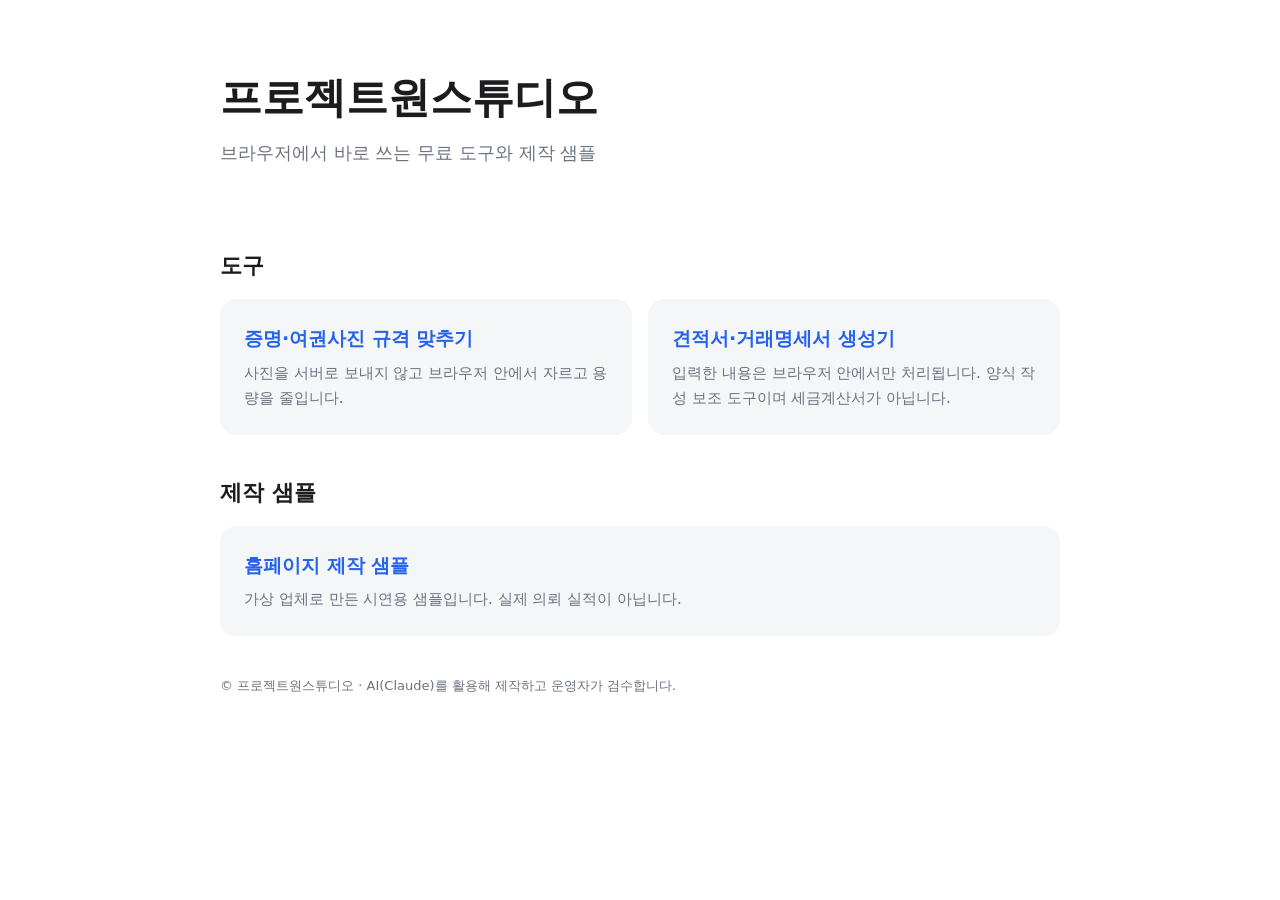
<file: index.html>
<!doctype html>
<html lang="ko"><head><meta charset="utf-8"><meta name="viewport" content="width=device-width,initial-scale=1">
<title>프로젝트원스튜디오</title>
<meta name="description" content="프로젝트원스튜디오의 무료 웹 도구와 제작 샘플 모음">
<style>
:root{--bg:#fff;--fg:#1c1c1e;--mut:#6b7280;--card:#f5f6f8;--c:#2563eb}
@media(prefers-color-scheme:dark){:root{--bg:#121214;--fg:#f2f2f3;--mut:#9ca3af;--card:#1e1e22}}
*{box-sizing:border-box}body{margin:0;font-family:system-ui,"Noto Sans KR",sans-serif;background:var(--bg);color:var(--fg);line-height:1.6}
.w{max-width:880px;margin:0 auto;padding:0 20px}header{padding:64px 0 40px}h1{font-size:clamp(28px,6vw,42px);margin:0 0 8px}
header p{color:var(--mut);margin:0;font-size:18px}h2{font-size:22px;margin:40px 0 16px}
.g{display:grid;grid-template-columns:repeat(auto-fit,minmax(260px,1fr));gap:16px}
a.card{display:block;background:var(--card);border-radius:16px;padding:24px;text-decoration:none;color:inherit}
a.card:hover,a.card:focus-visible{outline:2px solid var(--c)}a.card b{display:block;font-size:19px;color:var(--c);margin-bottom:6px}a.card span{color:var(--mut);font-size:15px}
footer{padding:40px 0;color:var(--mut);font-size:13px}
</style></head><body>
<header><div class="w"><h1>프로젝트원스튜디오</h1><p>브라우저에서 바로 쓰는 무료 도구와 제작 샘플</p></div></header>
<main class="w">
<h2>도구</h2>
<div class="g"><a class="card" href="photo-size/"><b>증명·여권사진 규격 맞추기</b><span>사진을 서버로 보내지 않고 브라우저 안에서 자르고 용량을 줄입니다.</span></a><a class="card" href="quote-maker/"><b>견적서·거래명세서 생성기</b><span>입력한 내용은 브라우저 안에서만 처리됩니다. 양식 작성 보조 도구이며 세금계산서가 아닙니다.</span></a></div>
<h2>제작 샘플</h2>
<div class="g"><a class="card" href="portfolio/"><b>홈페이지 제작 샘플</b><span>가상 업체로 만든 시연용 샘플입니다. 실제 의뢰 실적이 아닙니다.</span></a></div>
</main>
<footer><div class="w">© 프로젝트원스튜디오 · AI(Claude)를 활용해 제작하고 운영자가 검수합니다.</div></footer>
</body></html>
</file>
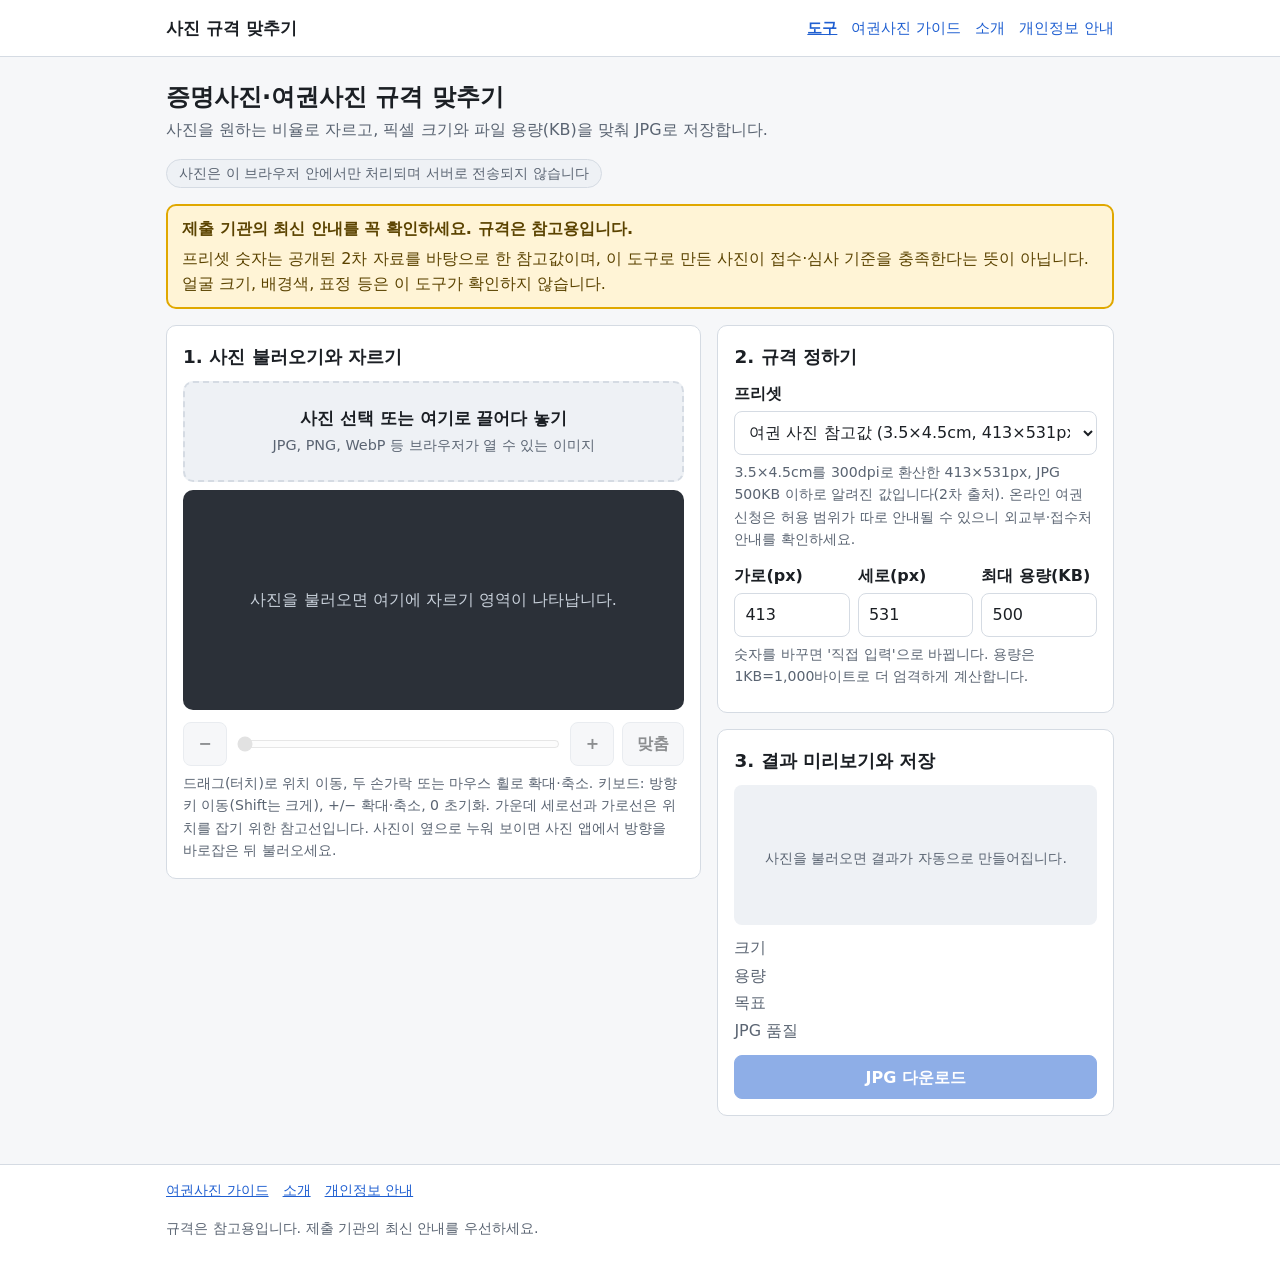
<file: photo-size/index.html>
<!doctype html>
<html lang="ko">
<head>
<meta charset="utf-8">
<meta name="viewport" content="width=device-width, initial-scale=1">
<!-- connect-src 'none': 이 페이지는 fetch/XHR/beacon/WebSocket 등 어떤 네트워크 전송도 할 수 없다. 외부 스크립트·스타일도 불가. -->
<meta http-equiv="Content-Security-Policy" content="default-src 'none'; script-src 'self'; style-src 'self'; img-src 'self' blob: data:; connect-src 'none'; form-action 'none'; base-uri 'none'">
<meta name="referrer" content="no-referrer">
<title>증명사진·여권사진 규격 맞추기 - 브라우저에서만 처리</title>
<meta name="description" content="사진을 서버에 올리지 않고 브라우저 안에서 증명사진·여권사진 크기(px)와 용량(KB)을 맞추는 무료 도구입니다.">
<link rel="icon" href="data:,">
<link rel="stylesheet" href="css/style.css">
</head>
<body>
<a class="skip" href="#main">본문으로 건너뛰기</a>
<header class="site-header">
  <div class="inner">
    <a class="brand" href="index.html">사진 규격 맞추기</a>
    <nav class="site-nav" aria-label="주 메뉴">
      <a href="index.html" aria-current="page">도구</a>
      <a href="guide.html">여권사진 가이드</a>
      <a href="about.html">소개</a>
      <a href="privacy.html">개인정보 안내</a>
    </nav>
  </div>
</header>

<main id="main">
  <h1>증명사진·여권사진 규격 맞추기</h1>
  <p class="lead">사진을 원하는 비율로 자르고, 픽셀 크기와 파일 용량(KB)을 맞춰 JPG로 저장합니다.</p>
  <p><span class="privacy-badge">사진은 이 브라우저 안에서만 처리되며 서버로 전송되지 않습니다</span></p>

  <div class="notice" role="note">
    <p>제출 기관의 최신 안내를 꼭 확인하세요. 규격은 참고용입니다.</p>
    <p>프리셋 숫자는 공개된 2차 자료를 바탕으로 한 참고값이며, 이 도구로 만든 사진이 접수·심사 기준을 충족한다는 뜻이 아닙니다. 얼굴 크기, 배경색, 표정 등은 이 도구가 확인하지 않습니다.</p>
  </div>

  <div class="layout">
    <section class="card" aria-labelledby="h-photo">
      <h2 id="h-photo">1. 사진 불러오기와 자르기</h2>
      <label class="dropzone" id="dropzone" for="file">
        <strong>사진 선택 또는 여기로 끌어다 놓기</strong>
        <span>JPG, PNG, WebP 등 브라우저가 열 수 있는 이미지</span>
        <input class="visually-hidden" type="file" id="file" accept="image/*">
      </label>
      <p class="status" id="load-status" role="status" aria-live="polite"></p>
      <p class="status warn" id="orient-note" role="status" aria-live="polite"></p>

      <div class="stage-wrap" id="stage-wrap">
        <p class="stage-empty" id="stage-empty">사진을 불러오면 여기에 자르기 영역이 나타납니다.</p>
        <canvas id="stage" hidden tabindex="0" role="img"
          aria-label="자르기 영역. 드래그하거나 방향키로 위치를 옮기고, 더하기·빼기 키 또는 확대 슬라이더로 크기를 조절합니다."
          aria-describedby="stage-hint"></canvas>
      </div>
      <div class="zoom-row">
        <button type="button" class="btn" id="zoom-out" aria-label="축소" disabled>−</button>
        <label for="zoom" class="visually-hidden">확대 배율</label>
        <input type="range" id="zoom" min="1" max="6" step="0.01" value="1" disabled>
        <button type="button" class="btn" id="zoom-in" aria-label="확대" disabled>+</button>
        <button type="button" class="btn" id="reset" disabled>맞춤</button>
      </div>
      <p class="hint" id="stage-hint">드래그(터치)로 위치 이동, 두 손가락 또는 마우스 휠로 확대·축소. 키보드: 방향키 이동(Shift는 크게), +/− 확대·축소, 0 초기화. 가운데 세로선과 가로선은 위치를 잡기 위한 참고선입니다. 사진이 옆으로 누워 보이면 사진 앱에서 방향을 바로잡은 뒤 불러오세요.</p>
    </section>

    <div>
      <section class="card" aria-labelledby="h-spec">
        <h2 id="h-spec">2. 규격 정하기</h2>
        <div class="field">
          <label for="preset">프리셋</label>
          <select id="preset"></select>
          <p class="preset-desc" id="preset-desc"></p>
        </div>
        <div class="grid3">
          <div class="field">
            <label for="out-w">가로(px)</label>
            <input type="number" id="out-w" inputmode="numeric" min="16" max="6000" step="1">
          </div>
          <div class="field">
            <label for="out-h">세로(px)</label>
            <input type="number" id="out-h" inputmode="numeric" min="16" max="6000" step="1">
          </div>
          <div class="field">
            <label for="out-kb">최대 용량(KB)</label>
            <input type="number" id="out-kb" inputmode="decimal" min="5" max="20000" step="1">
          </div>
        </div>
        <p class="hint">숫자를 바꾸면 '직접 입력'으로 바뀝니다. 용량은 1KB=1,000바이트로 더 엄격하게 계산합니다.</p>
        <p class="status" id="spec-status" role="alert"></p>
      </section>

      <section class="card" aria-labelledby="h-result">
        <h2 id="h-result">3. 결과 미리보기와 저장</h2>
        <div class="result-preview">
          <img id="result-img" alt="변환된 사진 미리보기" hidden>
          <p class="hint" id="result-empty">사진을 불러오면 결과가 자동으로 만들어집니다.</p>
        </div>
        <dl class="result-stats" id="result-stats" hidden>
          <dt>크기</dt><dd id="r-px"></dd>
          <dt>용량</dt><dd id="r-size"></dd>
          <dt>목표</dt><dd id="r-target"></dd>
          <dt>JPG 품질</dt><dd id="r-quality"></dd>
        </dl>
        <p class="status" id="result-status" role="status" aria-live="polite"></p>
        <div class="btn-row">
          <a class="btn btn-primary" id="download" aria-disabled="true" tabindex="-1">JPG 다운로드</a>
        </div>
      </section>
    </div>
  </div>
</main>

<footer class="site-footer">
  <div class="inner">
    <nav aria-label="하단 메뉴">
      <a href="guide.html">여권사진 가이드</a>
      <a href="about.html">소개</a>
      <a href="privacy.html">개인정보 안내</a>
    </nav>
    <p>규격은 참고용입니다. 제출 기관의 최신 안내를 우선하세요.</p>
  </div>
</footer>
<script src="js/core.js"></script>
<script src="js/app.js"></script>
</body>
</html>
</file>
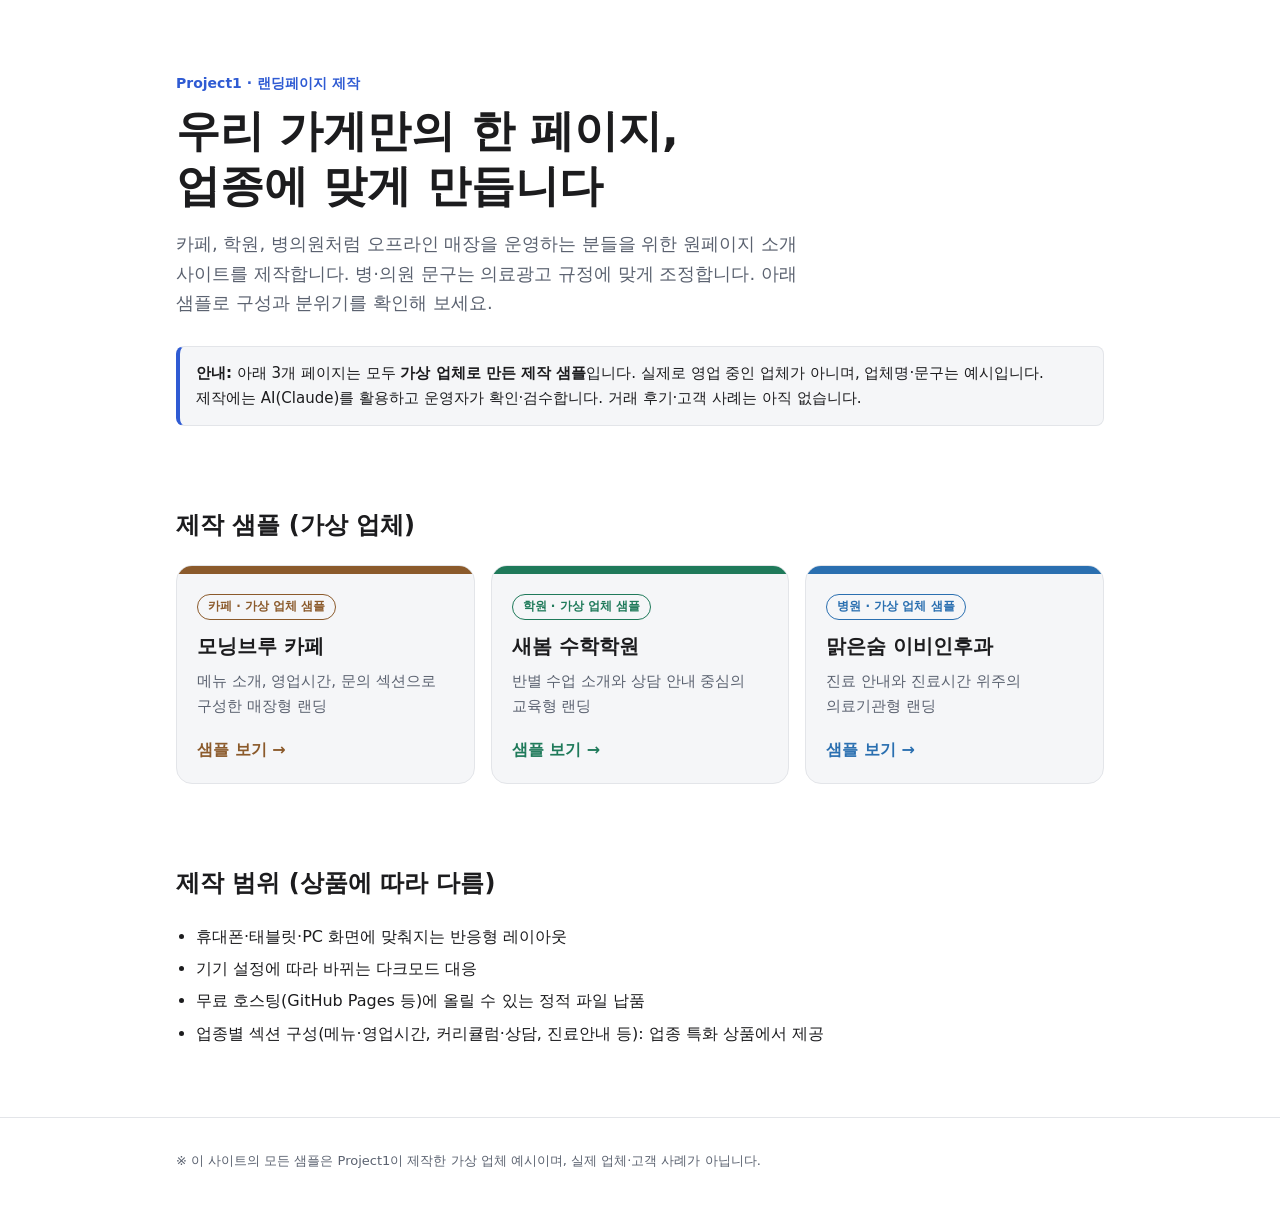
<file: portfolio/index.html>
<!doctype html>
<html lang="ko">
<head>
<meta charset="utf-8">
<meta name="viewport" content="width=device-width,initial-scale=1">
<meta name="description" content="소상공인 원페이지 랜딩페이지 제작 샘플 모음. 카페, 학원, 병원 업종의 가상 업체 샘플을 확인할 수 있습니다.">
<meta name="color-scheme" content="light dark">
<title>랜딩페이지 제작 포트폴리오</title>
<style>
:root{--bg:#fff;--fg:#1c1c1e;--mut:#5b6270;--card:#f5f6f8;--line:#e3e5e9;--accent:#2f5bd3;--cafe:#8b5a2b;--academy:#1f7a5a;--clinic:#2a6fb0}
@media(prefers-color-scheme:dark){:root{--bg:#121214;--fg:#f2f2f3;--mut:#a3a9b4;--card:#1e1e22;--line:#2c2c31;--accent:#8aa8ff;--cafe:#d39a5e;--academy:#4fc49a;--clinic:#6fb0ee}}
*{box-sizing:border-box}
body{margin:0;font-family:system-ui,-apple-system,"Apple SD Gothic Neo","Noto Sans KR",sans-serif;background:var(--bg);color:var(--fg);line-height:1.65;word-break:keep-all}
.w{max-width:960px;margin:0 auto;padding:0 16px}
header{padding:72px 0 40px}
.eyebrow{color:var(--accent);font-weight:700;font-size:14px;margin:0 0 8px}
h1{font-size:clamp(28px,6vw,44px);line-height:1.25;margin:0 0 16px}
.lead{font-size:18px;color:var(--mut);margin:0;max-width:640px}
.notice{margin:28px 0 0;padding:14px 16px;border:1px solid var(--line);border-left:4px solid var(--accent);border-radius:8px;background:var(--card);font-size:15px}
section{padding:40px 0}
h2{font-size:24px;margin:0 0 20px}
.g{display:grid;grid-template-columns:repeat(auto-fit,minmax(260px,1fr));gap:16px}
.s{display:flex;flex-direction:column;background:var(--card);border:1px solid var(--line);border-radius:16px;overflow:hidden;color:inherit;text-decoration:none;transition:transform .15s}
.s:hover,.s:focus-visible{transform:translateY(-2px)}
.s:focus-visible{outline:3px solid var(--accent);outline-offset:2px}
.bar{height:8px;background:var(--k)}
.s .b{padding:20px;display:flex;flex-direction:column;gap:6px;flex:1}
.tag{align-self:flex-start;font-size:12px;font-weight:700;padding:2px 10px;border-radius:999px;border:1px solid var(--k);color:var(--k)}
.s h3{margin:4px 0 0;font-size:20px}
.s p{margin:0;color:var(--mut);font-size:15px}
.go{margin-top:auto;padding-top:12px;font-weight:700;color:var(--k)}
.cafe{--k:var(--cafe)}.academy{--k:var(--academy)}.clinic{--k:var(--clinic)}
ul.f{margin:0;padding-left:20px}ul.f li{margin:6px 0}
footer{padding:32px 0 48px;color:var(--mut);font-size:13px;border-top:1px solid var(--line);margin-top:24px}
</style>
</head>
<body>
<header>
  <div class="w">
    <p class="eyebrow">Project1 · 랜딩페이지 제작</p>
    <h1>우리 가게만의 한 페이지,<br>업종에 맞게 만듭니다</h1>
    <p class="lead">카페, 학원, 병의원처럼 오프라인 매장을 운영하는 분들을 위한 원페이지 소개 사이트를 제작합니다. 병·의원 문구는 의료광고 규정에 맞게 조정합니다. 아래 샘플로 구성과 분위기를 확인해 보세요.</p>
    <p class="notice"><strong>안내:</strong> 아래 3개 페이지는 모두 <strong>가상 업체로 만든 제작 샘플</strong>입니다. 실제로 영업 중인 업체가 아니며, 업체명·문구는 예시입니다. 제작에는 AI(Claude)를 활용하고 운영자가 확인·검수합니다. 거래 후기·고객 사례는 아직 없습니다.</p>
  </div>
</header>
<main class="w">
  <section aria-labelledby="samples">
    <h2 id="samples">제작 샘플 (가상 업체)</h2>
    <div class="g">
      <a class="s cafe" href="cafe.html">
        <span class="bar"></span>
        <span class="b">
          <span class="tag">카페 · 가상 업체 샘플</span>
          <h3>모닝브루 카페</h3>
          <p>메뉴 소개, 영업시간, 문의 섹션으로 구성한 매장형 랜딩</p>
          <span class="go">샘플 보기 →</span>
        </span>
      </a>
      <a class="s academy" href="academy.html">
        <span class="bar"></span>
        <span class="b">
          <span class="tag">학원 · 가상 업체 샘플</span>
          <h3>새봄 수학학원</h3>
          <p>반별 수업 소개와 상담 안내 중심의 교육형 랜딩</p>
          <span class="go">샘플 보기 →</span>
        </span>
      </a>
      <a class="s clinic" href="clinic.html">
        <span class="bar"></span>
        <span class="b">
          <span class="tag">병원 · 가상 업체 샘플</span>
          <h3>맑은숨 이비인후과</h3>
          <p>진료 안내와 진료시간 위주의 의료기관형 랜딩</p>
          <span class="go">샘플 보기 →</span>
        </span>
      </a>
    </div>
  </section>
  <section aria-labelledby="included">
    <h2 id="included">제작 범위 (상품에 따라 다름)</h2>
    <ul class="f">
      <li>휴대폰·태블릿·PC 화면에 맞춰지는 반응형 레이아웃</li>
      <li>기기 설정에 따라 바뀌는 다크모드 대응</li>
      <li>무료 호스팅(GitHub Pages 등)에 올릴 수 있는 정적 파일 납품</li>
      <li>업종별 섹션 구성(메뉴·영업시간, 커리큘럼·상담, 진료안내 등): 업종 특화 상품에서 제공</li>
    </ul>
  </section>
</main>
<footer>
  <div class="w">※ 이 사이트의 모든 샘플은 Project1이 제작한 가상 업체 예시이며, 실제 업체·고객 사례가 아닙니다.</div>
</footer>
</body>
</html>
</file>
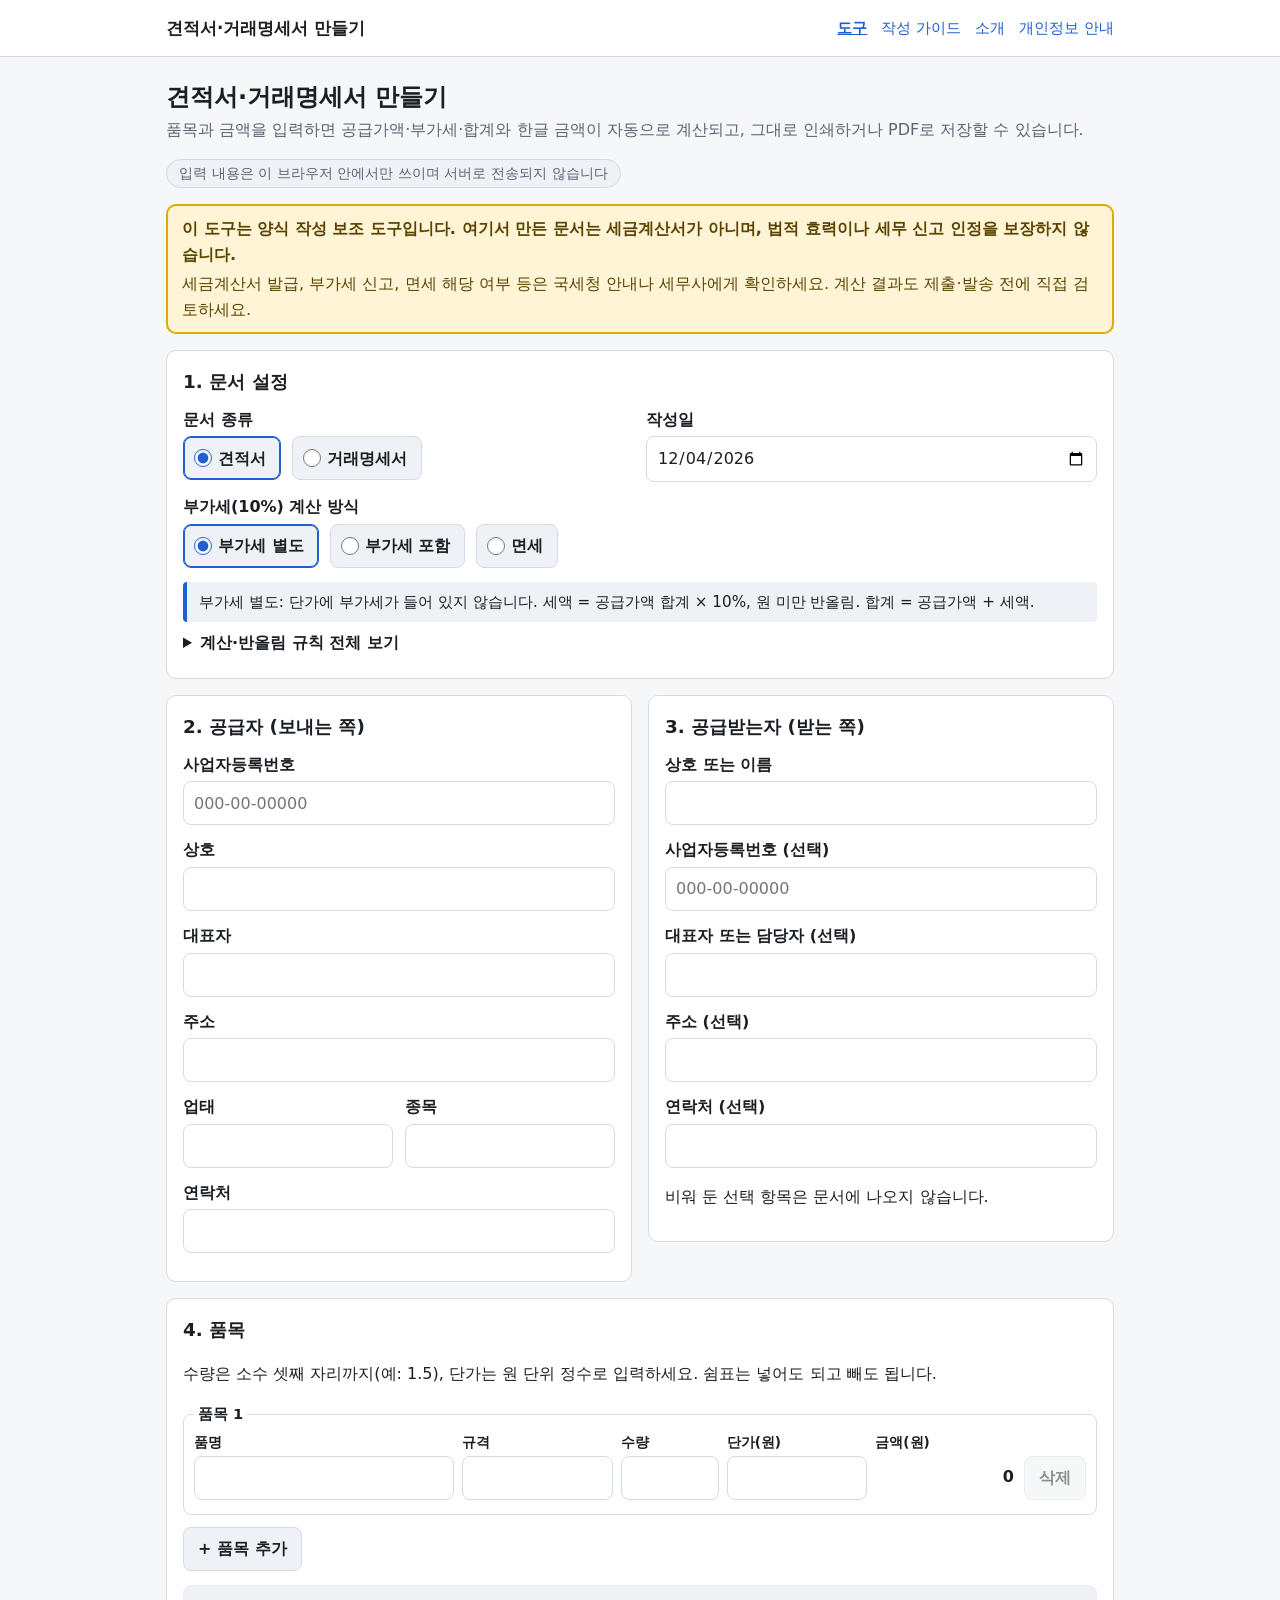
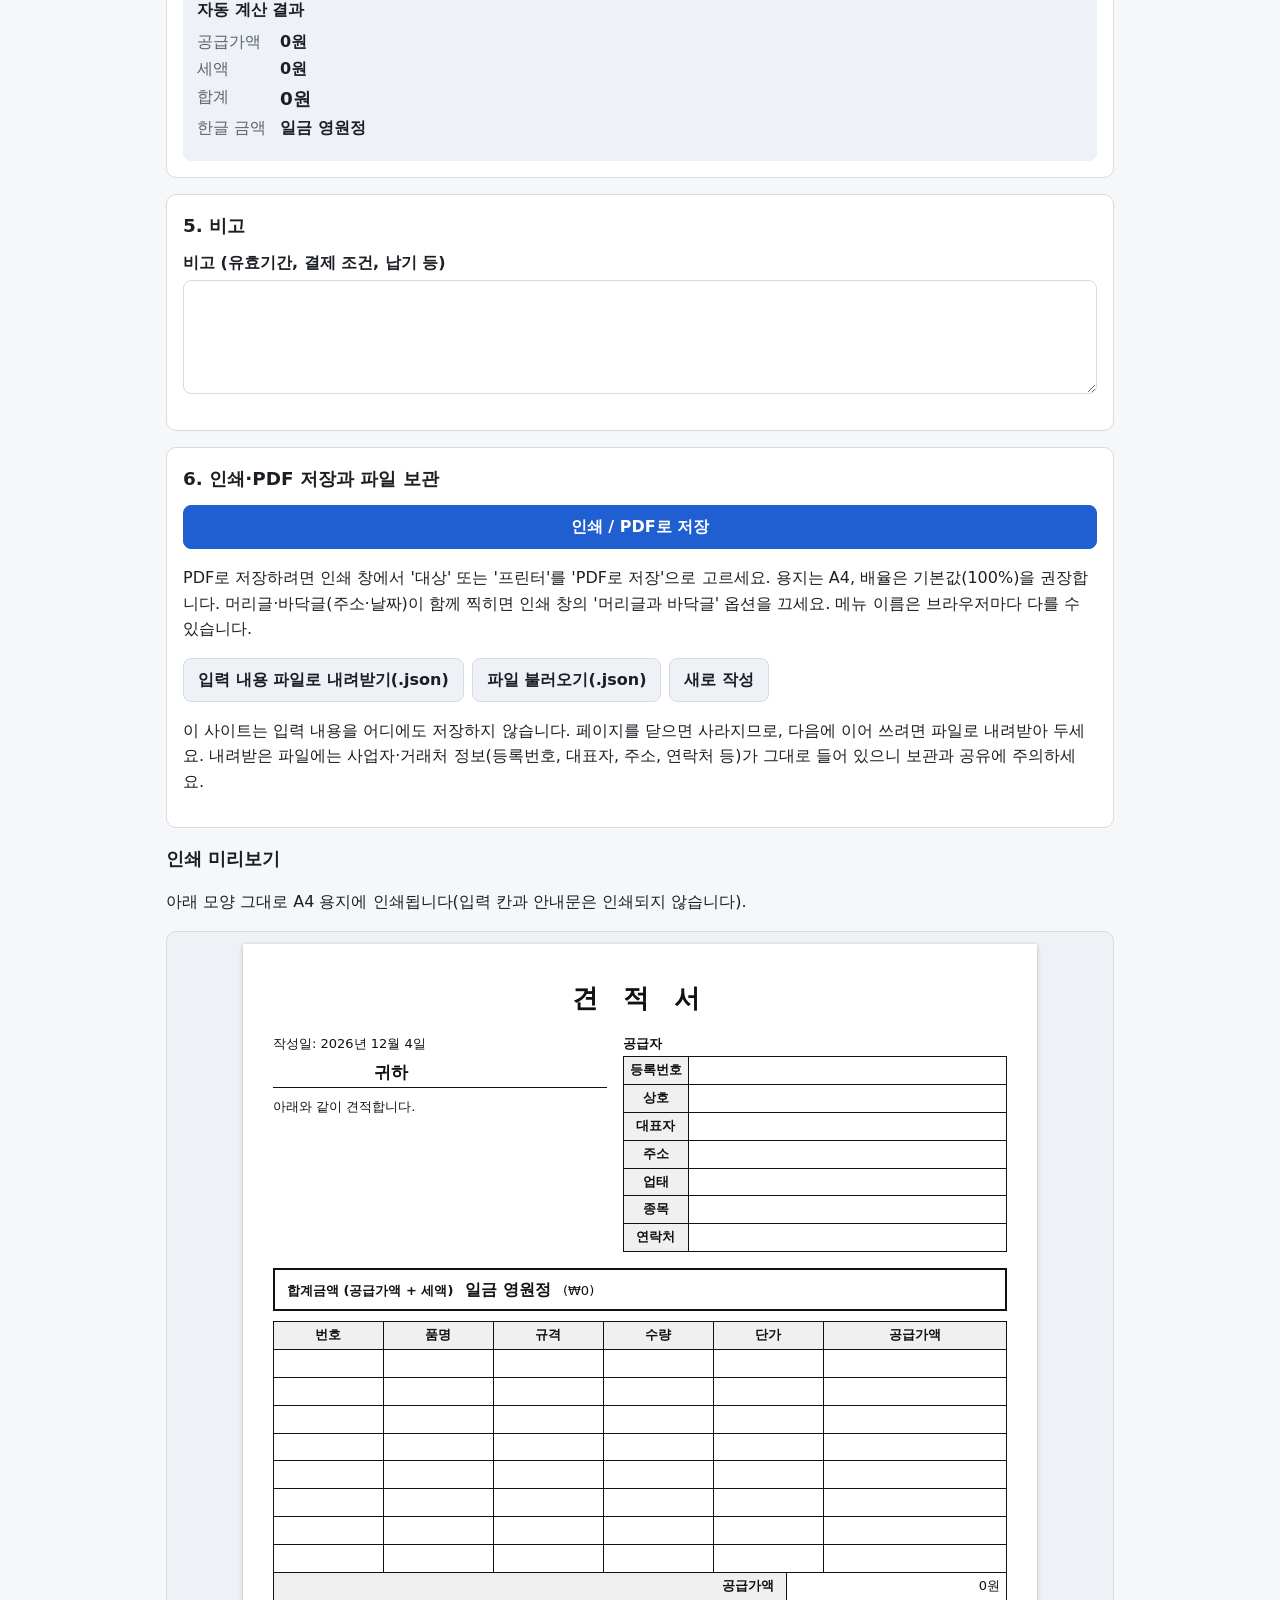
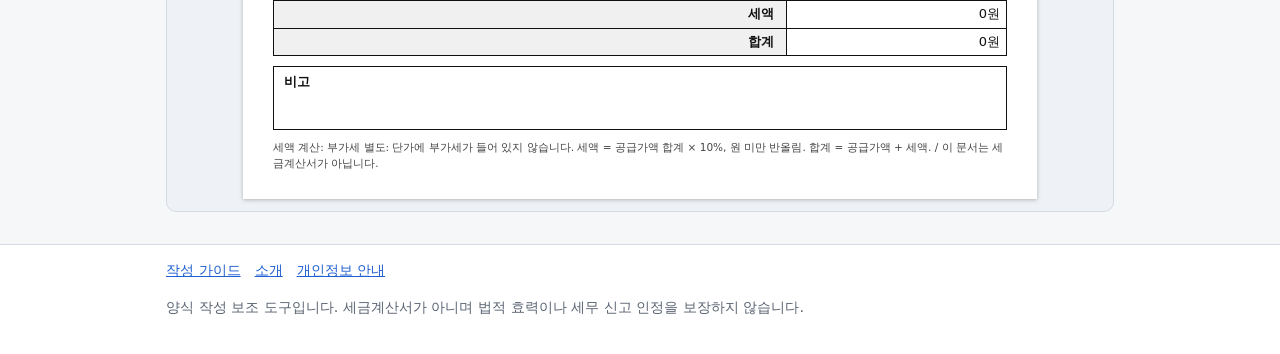
<file: quote-maker/index.html>
<!doctype html>
<html lang="ko">
<head>
<meta charset="utf-8">
<meta name="viewport" content="width=device-width, initial-scale=1">
<!-- connect-src 'none': 이 페이지는 fetch/XHR/beacon/WebSocket 등 어떤 네트워크 전송도 할 수 없다. 외부 스크립트·스타일도 불가. -->
<meta http-equiv="Content-Security-Policy" content="default-src 'none'; script-src 'self'; style-src 'self'; img-src 'self' blob: data:; connect-src 'none'; form-action 'none'; base-uri 'none'">
<meta name="referrer" content="no-referrer">
<title>견적서·거래명세서 만들기 - 브라우저에서만 작성</title>
<meta name="description" content="입력 내용을 서버로 보내지 않고 브라우저 안에서 견적서·거래명세서를 작성하고 부가세·합계를 자동 계산해 인쇄하거나 PDF로 저장하는 무료 도구입니다.">
<link rel="icon" href="data:,">
<link rel="stylesheet" href="css/style.css">
</head>
<body>
<a class="skip" href="#main">본문으로 건너뛰기</a>
<header class="site-header no-print">
  <div class="inner">
    <a class="brand" href="index.html">견적서·거래명세서 만들기</a>
    <nav class="site-nav" aria-label="주 메뉴">
      <a href="index.html" aria-current="page">도구</a>
      <a href="guide.html">작성 가이드</a>
      <a href="about.html">소개</a>
      <a href="privacy.html">개인정보 안내</a>
    </nav>
  </div>
</header>

<main id="main">
  <div class="no-print">
    <h1>견적서·거래명세서 만들기</h1>
    <p class="lead">품목과 금액을 입력하면 공급가액·부가세·합계와 한글 금액이 자동으로 계산되고, 그대로 인쇄하거나 PDF로 저장할 수 있습니다.</p>
    <p><span class="privacy-badge">입력 내용은 이 브라우저 안에서만 쓰이며 서버로 전송되지 않습니다</span></p>

    <div class="notice" role="note">
      <p>이 도구는 양식 작성 보조 도구입니다. 여기서 만든 문서는 세금계산서가 아니며, 법적 효력이나 세무 신고 인정을 보장하지 않습니다.</p>
      <p>세금계산서 발급, 부가세 신고, 면세 해당 여부 등은 국세청 안내나 세무사에게 확인하세요. 계산 결과도 제출·발송 전에 직접 검토하세요.</p>
    </div>
  </div>

  <form id="editor" class="no-print" novalidate>
    <section class="card" aria-labelledby="h-setting">
      <h2 id="h-setting">1. 문서 설정</h2>
      <div class="grid2">
        <fieldset class="choice">
          <legend>문서 종류</legend>
          <label><input type="radio" name="docType" value="quote" checked> 견적서</label>
          <label><input type="radio" name="docType" value="statement"> 거래명세서</label>
        </fieldset>
        <div class="field">
          <label for="doc-date">작성일</label>
          <input type="date" id="doc-date">
        </div>
      </div>
      <fieldset class="choice">
        <legend>부가세(10%) 계산 방식</legend>
        <label><input type="radio" name="vatMode" value="separate" checked> 부가세 별도</label>
        <label><input type="radio" name="vatMode" value="included"> 부가세 포함</label>
        <label><input type="radio" name="vatMode" value="exempt"> 면세</label>
      </fieldset>
      <p class="rule" id="mode-rule" aria-live="polite"></p>
      <details class="rules">
        <summary>계산·반올림 규칙 전체 보기</summary>
        <ul>
          <li>금액은 모두 원 단위 정수로 계산합니다(소수 계산 오차가 생기지 않도록 정수 연산 사용).</li>
          <li>품목 금액 = 수량 × 단가. 수량에 소수가 있어 원 미만이 생기면 반올림합니다(0.5원 이상 올림).</li>
          <li>부가세 별도: 세액 = 공급가액 합계 × 10%를 원 미만 반올림. 품목마다 따로 계산하지 않고 합계에 한 번 계산합니다.</li>
          <li>부가세 포함: 공급가액 = 합계 ÷ 1.1을 원 미만 반올림, 세액 = 합계 − 공급가액.</li>
          <li>면세: 세액 0원.</li>
          <li>거래처나 회계 프로그램이 버림(절사) 등 다른 규칙을 쓰면 1원 차이가 날 수 있습니다. 필요하면 금액을 직접 확인하세요.</li>
        </ul>
      </details>
    </section>

    <div class="grid-parties">
      <section class="card" aria-labelledby="h-supplier">
        <h2 id="h-supplier">2. 공급자 (보내는 쪽)</h2>
        <div class="field">
          <label for="supplier-bizNo">사업자등록번호</label>
          <input type="text" id="supplier-bizNo" inputmode="numeric" maxlength="20" placeholder="000-00-00000" aria-describedby="supplier-bizNo-msg" autocomplete="off">
          <p class="field-msg" id="supplier-bizNo-msg" aria-live="polite"></p>
        </div>
        <div class="field"><label for="supplier-name">상호</label><input type="text" id="supplier-name" maxlength="200" autocomplete="organization"></div>
        <div class="field"><label for="supplier-ceo">대표자</label><input type="text" id="supplier-ceo" maxlength="200" autocomplete="off"></div>
        <div class="field"><label for="supplier-address">주소</label><input type="text" id="supplier-address" maxlength="200" autocomplete="off"></div>
        <div class="grid2">
          <div class="field"><label for="supplier-bizType">업태</label><input type="text" id="supplier-bizType" maxlength="200" autocomplete="off"></div>
          <div class="field"><label for="supplier-bizItem">종목</label><input type="text" id="supplier-bizItem" maxlength="200" autocomplete="off"></div>
        </div>
        <div class="field"><label for="supplier-phone">연락처</label><input type="text" id="supplier-phone" maxlength="200" inputmode="tel" autocomplete="off"></div>
      </section>

      <section class="card" aria-labelledby="h-client">
        <h2 id="h-client">3. 공급받는자 (받는 쪽)</h2>
        <div class="field"><label for="client-name">상호 또는 이름</label><input type="text" id="client-name" maxlength="200" autocomplete="off"></div>
        <div class="field">
          <label for="client-bizNo">사업자등록번호 (선택)</label>
          <input type="text" id="client-bizNo" inputmode="numeric" maxlength="20" placeholder="000-00-00000" aria-describedby="client-bizNo-msg" autocomplete="off">
          <p class="field-msg" id="client-bizNo-msg" aria-live="polite"></p>
        </div>
        <div class="field"><label for="client-ceo">대표자 또는 담당자 (선택)</label><input type="text" id="client-ceo" maxlength="200" autocomplete="off"></div>
        <div class="field"><label for="client-address">주소 (선택)</label><input type="text" id="client-address" maxlength="200" autocomplete="off"></div>
        <div class="field"><label for="client-phone">연락처 (선택)</label><input type="text" id="client-phone" maxlength="200" inputmode="tel" autocomplete="off"></div>
        <p class="hint">비워 둔 선택 항목은 문서에 나오지 않습니다.</p>
      </section>
    </div>

    <section class="card" aria-labelledby="h-items">
      <h2 id="h-items">4. 품목</h2>
      <p class="hint">수량은 소수 셋째 자리까지(예: 1.5), 단가는 원 단위 정수로 입력하세요. 쉼표는 넣어도 되고 빼도 됩니다.</p>
      <ol class="items" id="items"></ol>
      <div class="btn-row">
        <button type="button" class="btn" id="add-item">+ 품목 추가</button>
      </div>
      <p class="status" id="items-status" role="status" aria-live="polite"></p>

      <div class="totals" aria-labelledby="h-totals">
        <h3 id="h-totals">자동 계산 결과</h3>
        <dl>
          <dt>공급가액</dt><dd id="t-supply">0원</dd>
          <dt>세액</dt><dd id="t-vat">0원</dd>
          <dt>합계</dt><dd id="t-total" class="t-total">0원</dd>
          <dt>한글 금액</dt><dd id="t-hangul">일금 영원정</dd>
        </dl>
        <p class="status" id="sum-status"></p>
      </div>
    </section>

    <section class="card" aria-labelledby="h-note">
      <h2 id="h-note">5. 비고</h2>
      <div class="field">
        <label for="note">비고 (유효기간, 결제 조건, 납기 등)</label>
        <textarea id="note" rows="4" maxlength="2000"></textarea>
      </div>
    </section>

    <section class="card" aria-labelledby="h-out">
      <h2 id="h-out">6. 인쇄·PDF 저장과 파일 보관</h2>
      <div class="btn-row">
        <button type="button" class="btn btn-primary" id="print">인쇄 / PDF로 저장</button>
      </div>
      <p class="hint">PDF로 저장하려면 인쇄 창에서 '대상' 또는 '프린터'를 'PDF로 저장'으로 고르세요. 용지는 A4, 배율은 기본값(100%)을 권장합니다. 머리글·바닥글(주소·날짜)이 함께 찍히면 인쇄 창의 '머리글과 바닥글' 옵션을 끄세요. 메뉴 이름은 브라우저마다 다를 수 있습니다.</p>
      <div class="btn-row">
        <button type="button" class="btn" id="save-json">입력 내용 파일로 내려받기(.json)</button>
        <label class="btn file-btn" for="load-json">파일 불러오기(.json)<input type="file" id="load-json" class="visually-hidden" accept=".json,application/json"></label>
        <button type="button" class="btn" id="reset-doc">새로 작성</button>
      </div>
      <p class="hint">이 사이트는 입력 내용을 어디에도 저장하지 않습니다. 페이지를 닫으면 사라지므로, 다음에 이어 쓰려면 파일로 내려받아 두세요. 내려받은 파일에는 사업자·거래처 정보(등록번호, 대표자, 주소, 연락처 등)가 그대로 들어 있으니 보관과 공유에 주의하세요.</p>
      <p class="status" id="file-status" role="status" aria-live="polite"></p>
    </section>
  </form>

  <section class="preview-wrap" aria-labelledby="h-preview">
    <h2 id="h-preview" class="no-print">인쇄 미리보기</h2>
    <p class="hint no-print">아래 모양 그대로 A4 용지에 인쇄됩니다(입력 칸과 안내문은 인쇄되지 않습니다).</p>
    <p class="hint no-print mobile-only">화면이 좁으면 미리보기를 옆으로 밀어서 보세요.</p>
    <div class="paper-scroll" tabindex="0" role="region" aria-label="인쇄 미리보기 영역(가로 스크롤)">
      <article id="doc" class="doc" aria-label="문서 미리보기"></article>
    </div>
  </section>
</main>

<footer class="site-footer no-print">
  <div class="inner">
    <nav aria-label="하단 메뉴">
      <a href="guide.html">작성 가이드</a>
      <a href="about.html">소개</a>
      <a href="privacy.html">개인정보 안내</a>
    </nav>
    <p>양식 작성 보조 도구입니다. 세금계산서가 아니며 법적 효력이나 세무 신고 인정을 보장하지 않습니다.</p>
  </div>
</footer>
<script src="js/core.js"></script>
<script src="js/app.js"></script>
</body>
</html>
</file>
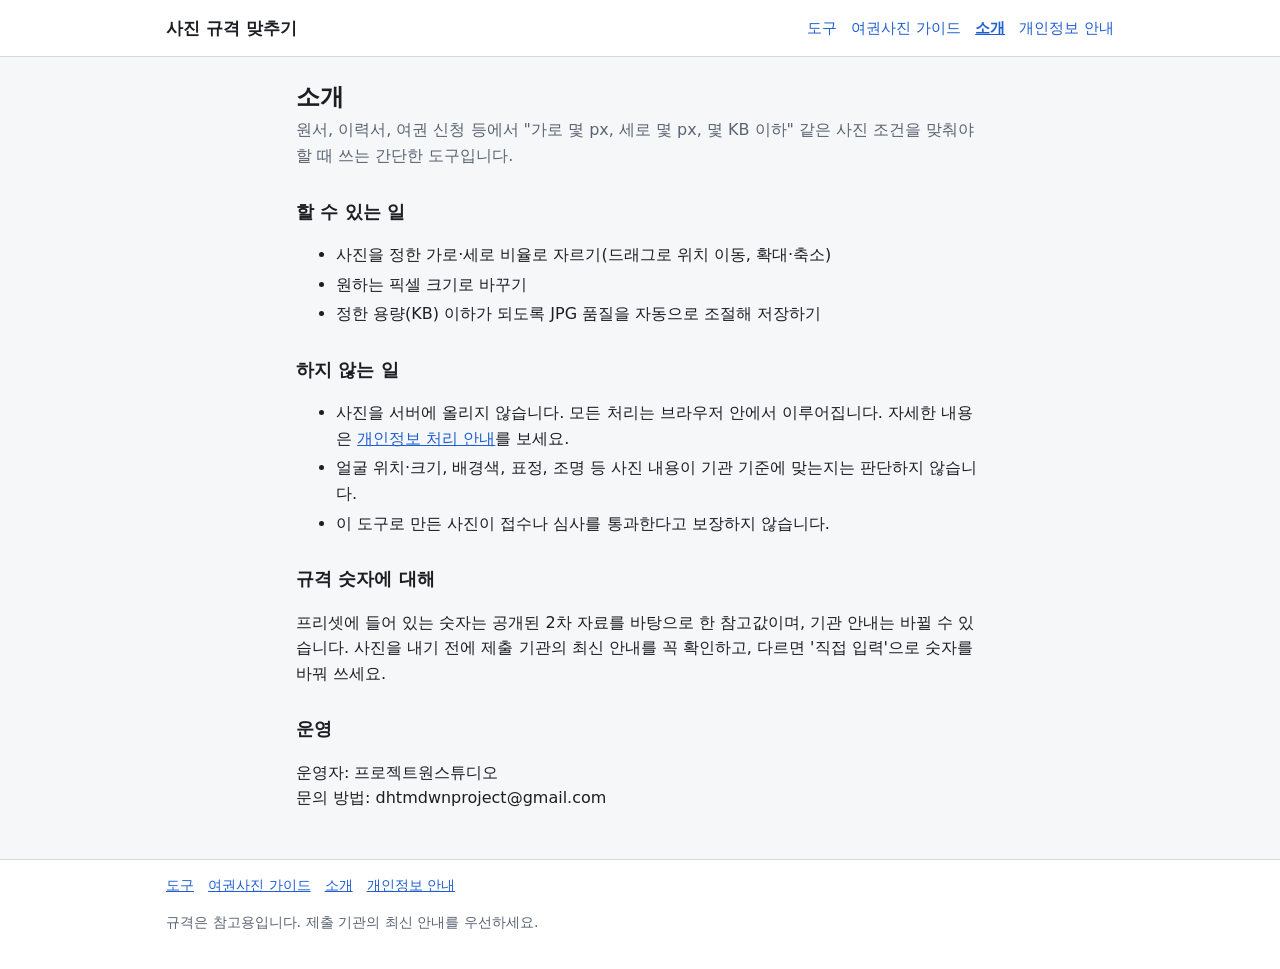
<file: photo-size/about.html>
<!doctype html>
<html lang="ko">
<head>
<meta charset="utf-8">
<meta name="viewport" content="width=device-width, initial-scale=1">
<meta http-equiv="Content-Security-Policy" content="default-src 'none'; style-src 'self'; img-src 'self' data:; connect-src 'none'; form-action 'none'; base-uri 'none'">
<meta name="referrer" content="no-referrer">
<title>소개 - 사진 규격 맞추기</title>
<meta name="description" content="사진을 업로드하지 않고 브라우저에서 증명사진·여권사진 크기와 용량을 맞추는 도구를 소개합니다.">
<link rel="icon" href="data:,">
<link rel="stylesheet" href="css/style.css">
</head>
<body>
<a class="skip" href="#main">본문으로 건너뛰기</a>
<header class="site-header">
  <div class="inner">
    <a class="brand" href="index.html">사진 규격 맞추기</a>
    <nav class="site-nav" aria-label="주 메뉴">
      <a href="index.html">도구</a>
      <a href="guide.html">여권사진 가이드</a>
      <a href="about.html" aria-current="page">소개</a>
      <a href="privacy.html">개인정보 안내</a>
    </nav>
  </div>
</header>
<main id="main" class="prose">
  <h1>소개</h1>
  <p class="lead">원서, 이력서, 여권 신청 등에서 "가로 몇 px, 세로 몇 px, 몇 KB 이하" 같은 사진 조건을 맞춰야 할 때 쓰는 간단한 도구입니다.</p>

  <h2>할 수 있는 일</h2>
  <ul>
    <li>사진을 정한 가로·세로 비율로 자르기(드래그로 위치 이동, 확대·축소)</li>
    <li>원하는 픽셀 크기로 바꾸기</li>
    <li>정한 용량(KB) 이하가 되도록 JPG 품질을 자동으로 조절해 저장하기</li>
  </ul>

  <h2>하지 않는 일</h2>
  <ul>
    <li>사진을 서버에 올리지 않습니다. 모든 처리는 브라우저 안에서 이루어집니다. 자세한 내용은 <a href="privacy.html">개인정보 처리 안내</a>를 보세요.</li>
    <li>얼굴 위치·크기, 배경색, 표정, 조명 등 사진 내용이 기관 기준에 맞는지는 판단하지 않습니다.</li>
    <li>이 도구로 만든 사진이 접수나 심사를 통과한다고 보장하지 않습니다.</li>
  </ul>

  <h2>규격 숫자에 대해</h2>
  <p>프리셋에 들어 있는 숫자는 공개된 2차 자료를 바탕으로 한 참고값이며, 기관 안내는 바뀔 수 있습니다. 사진을 내기 전에 제출 기관의 최신 안내를 꼭 확인하고, 다르면 '직접 입력'으로 숫자를 바꿔 쓰세요.</p>

  <h2>운영</h2>
  <p>운영자: 프로젝트원스튜디오<br>문의 방법: dhtmdwnproject@gmail.com</p>
</main>
<footer class="site-footer">
  <div class="inner">
    <nav aria-label="하단 메뉴">
      <a href="index.html">도구</a>
      <a href="guide.html">여권사진 가이드</a>
      <a href="about.html">소개</a>
      <a href="privacy.html">개인정보 안내</a>
    </nav>
    <p>규격은 참고용입니다. 제출 기관의 최신 안내를 우선하세요.</p>
  </div>
</footer>
</body>
</html>
</file>
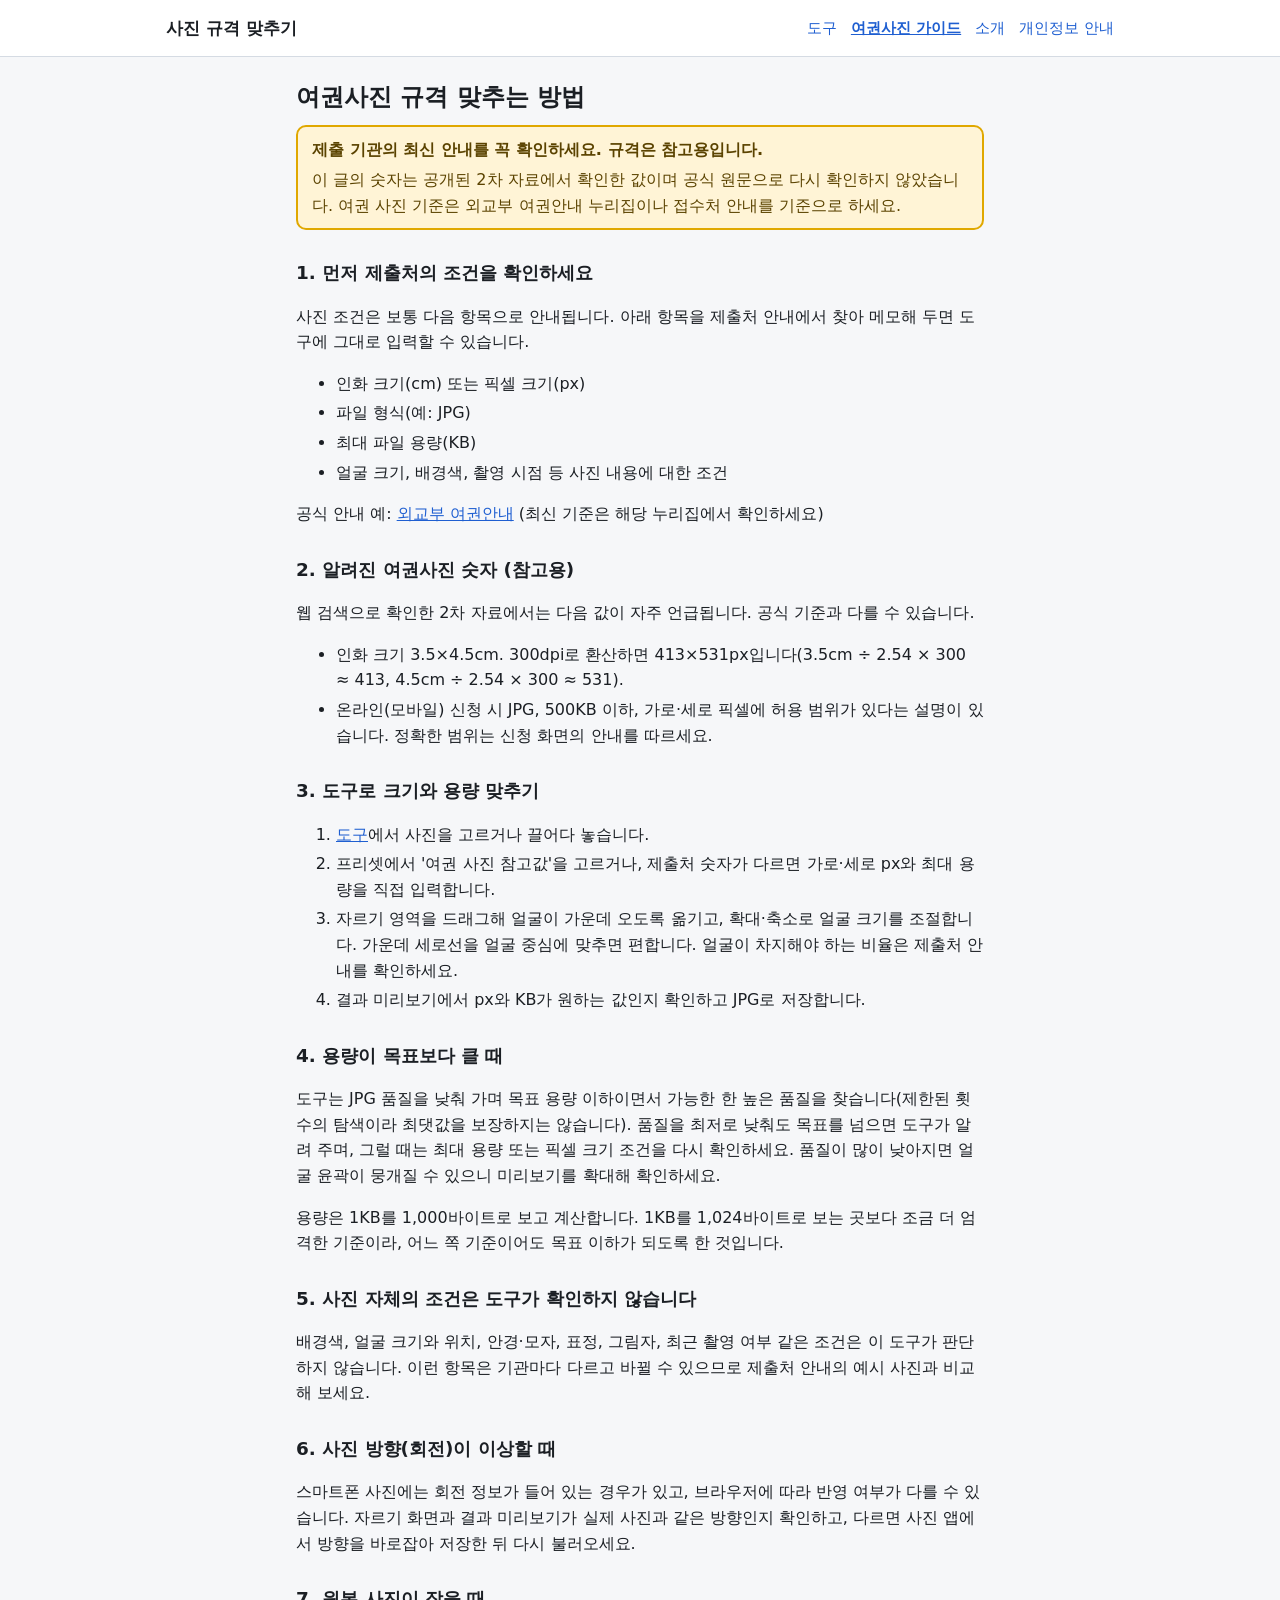
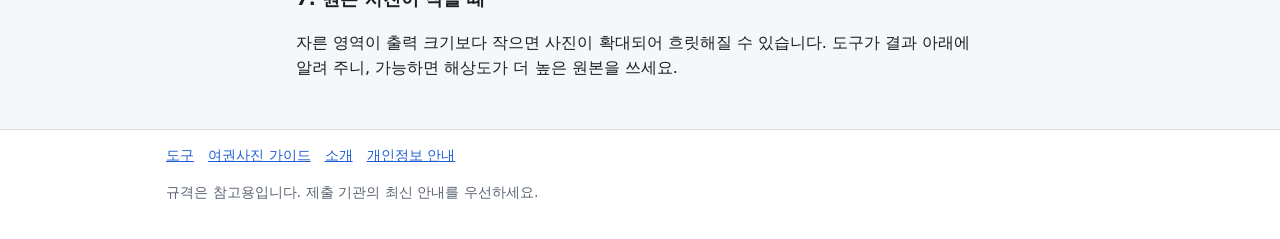
<file: photo-size/guide.html>
<!doctype html>
<html lang="ko">
<head>
<meta charset="utf-8">
<meta name="viewport" content="width=device-width, initial-scale=1">
<meta http-equiv="Content-Security-Policy" content="default-src 'none'; style-src 'self'; img-src 'self' data:; connect-src 'none'; form-action 'none'; base-uri 'none'">
<meta name="referrer" content="no-referrer">
<title>여권사진 규격 맞추는 방법 - 사진 규격 맞추기</title>
<meta name="description" content="여권사진을 온라인으로 제출할 때 픽셀 크기와 용량을 맞추는 순서와 확인할 점을 정리했습니다.">
<link rel="icon" href="data:,">
<link rel="stylesheet" href="css/style.css">
</head>
<body>
<a class="skip" href="#main">본문으로 건너뛰기</a>
<header class="site-header">
  <div class="inner">
    <a class="brand" href="index.html">사진 규격 맞추기</a>
    <nav class="site-nav" aria-label="주 메뉴">
      <a href="index.html">도구</a>
      <a href="guide.html" aria-current="page">여권사진 가이드</a>
      <a href="about.html">소개</a>
      <a href="privacy.html">개인정보 안내</a>
    </nav>
  </div>
</header>
<main id="main" class="prose">
  <h1>여권사진 규격 맞추는 방법</h1>
  <div class="notice" role="note">
    <p>제출 기관의 최신 안내를 꼭 확인하세요. 규격은 참고용입니다.</p>
    <p>이 글의 숫자는 공개된 2차 자료에서 확인한 값이며 공식 원문으로 다시 확인하지 않았습니다. 여권 사진 기준은 외교부 여권안내 누리집이나 접수처 안내를 기준으로 하세요.</p>
  </div>

  <h2>1. 먼저 제출처의 조건을 확인하세요</h2>
  <p>사진 조건은 보통 다음 항목으로 안내됩니다. 아래 항목을 제출처 안내에서 찾아 메모해 두면 도구에 그대로 입력할 수 있습니다.</p>
  <ul>
    <li>인화 크기(cm) 또는 픽셀 크기(px)</li>
    <li>파일 형식(예: JPG)</li>
    <li>최대 파일 용량(KB)</li>
    <li>얼굴 크기, 배경색, 촬영 시점 등 사진 내용에 대한 조건</li>
  </ul>
  <p>공식 안내 예: <a href="https://www.passport.go.kr/" rel="noopener noreferrer">외교부 여권안내</a> (최신 기준은 해당 누리집에서 확인하세요)</p>

  <h2>2. 알려진 여권사진 숫자 (참고용)</h2>
  <p>웹 검색으로 확인한 2차 자료에서는 다음 값이 자주 언급됩니다. 공식 기준과 다를 수 있습니다.</p>
  <ul>
    <li>인화 크기 3.5×4.5cm. 300dpi로 환산하면 413×531px입니다(3.5cm ÷ 2.54 × 300 ≈ 413, 4.5cm ÷ 2.54 × 300 ≈ 531).</li>
    <li>온라인(모바일) 신청 시 JPG, 500KB 이하, 가로·세로 픽셀에 허용 범위가 있다는 설명이 있습니다. 정확한 범위는 신청 화면의 안내를 따르세요.</li>
  </ul>

  <h2>3. 도구로 크기와 용량 맞추기</h2>
  <ol>
    <li><a href="index.html">도구</a>에서 사진을 고르거나 끌어다 놓습니다.</li>
    <li>프리셋에서 '여권 사진 참고값'을 고르거나, 제출처 숫자가 다르면 가로·세로 px와 최대 용량을 직접 입력합니다.</li>
    <li>자르기 영역을 드래그해 얼굴이 가운데 오도록 옮기고, 확대·축소로 얼굴 크기를 조절합니다. 가운데 세로선을 얼굴 중심에 맞추면 편합니다. 얼굴이 차지해야 하는 비율은 제출처 안내를 확인하세요.</li>
    <li>결과 미리보기에서 px와 KB가 원하는 값인지 확인하고 JPG로 저장합니다.</li>
  </ol>

  <h2>4. 용량이 목표보다 클 때</h2>
  <p>도구는 JPG 품질을 낮춰 가며 목표 용량 이하이면서 가능한 한 높은 품질을 찾습니다(제한된 횟수의 탐색이라 최댓값을 보장하지는 않습니다). 품질을 최저로 낮춰도 목표를 넘으면 도구가 알려 주며, 그럴 때는 최대 용량 또는 픽셀 크기 조건을 다시 확인하세요. 품질이 많이 낮아지면 얼굴 윤곽이 뭉개질 수 있으니 미리보기를 확대해 확인하세요.</p>
  <p>용량은 1KB를 1,000바이트로 보고 계산합니다. 1KB를 1,024바이트로 보는 곳보다 조금 더 엄격한 기준이라, 어느 쪽 기준이어도 목표 이하가 되도록 한 것입니다.</p>

  <h2>5. 사진 자체의 조건은 도구가 확인하지 않습니다</h2>
  <p>배경색, 얼굴 크기와 위치, 안경·모자, 표정, 그림자, 최근 촬영 여부 같은 조건은 이 도구가 판단하지 않습니다. 이런 항목은 기관마다 다르고 바뀔 수 있으므로 제출처 안내의 예시 사진과 비교해 보세요.</p>

  <h2>6. 사진 방향(회전)이 이상할 때</h2>
  <p>스마트폰 사진에는 회전 정보가 들어 있는 경우가 있고, 브라우저에 따라 반영 여부가 다를 수 있습니다. 자르기 화면과 결과 미리보기가 실제 사진과 같은 방향인지 확인하고, 다르면 사진 앱에서 방향을 바로잡아 저장한 뒤 다시 불러오세요.</p>

  <h2>7. 원본 사진이 작을 때</h2>
  <p>자른 영역이 출력 크기보다 작으면 사진이 확대되어 흐릿해질 수 있습니다. 도구가 결과 아래에 알려 주니, 가능하면 해상도가 더 높은 원본을 쓰세요.</p>
</main>
<footer class="site-footer">
  <div class="inner">
    <nav aria-label="하단 메뉴">
      <a href="index.html">도구</a>
      <a href="guide.html">여권사진 가이드</a>
      <a href="about.html">소개</a>
      <a href="privacy.html">개인정보 안내</a>
    </nav>
    <p>규격은 참고용입니다. 제출 기관의 최신 안내를 우선하세요.</p>
  </div>
</footer>
</body>
</html>
</file>
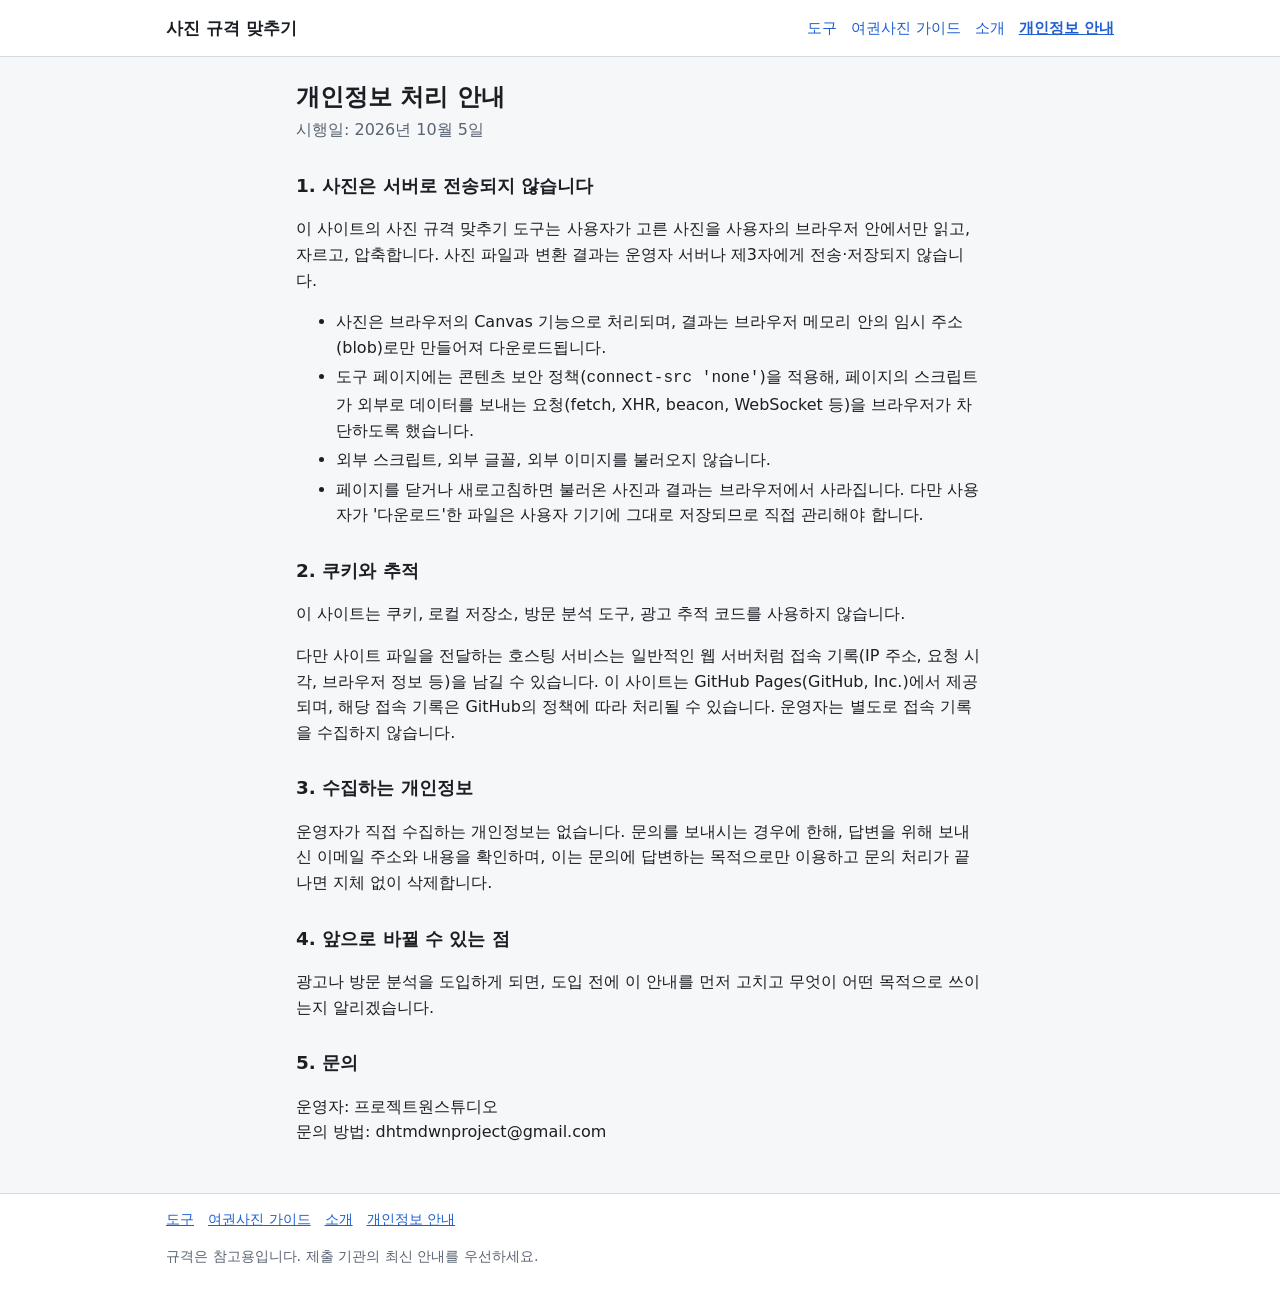
<file: photo-size/privacy.html>
<!doctype html>
<html lang="ko">
<head>
<meta charset="utf-8">
<meta name="viewport" content="width=device-width, initial-scale=1">
<meta http-equiv="Content-Security-Policy" content="default-src 'none'; style-src 'self'; img-src 'self' data:; connect-src 'none'; form-action 'none'; base-uri 'none'">
<meta name="referrer" content="no-referrer">
<title>개인정보 처리 안내 - 사진 규격 맞추기</title>
<meta name="description" content="사진 규격 맞추기 도구의 개인정보 처리 안내입니다. 사진은 서버로 전송되지 않습니다.">
<link rel="icon" href="data:,">
<link rel="stylesheet" href="css/style.css">
</head>
<body>
<a class="skip" href="#main">본문으로 건너뛰기</a>
<header class="site-header">
  <div class="inner">
    <a class="brand" href="index.html">사진 규격 맞추기</a>
    <nav class="site-nav" aria-label="주 메뉴">
      <a href="index.html">도구</a>
      <a href="guide.html">여권사진 가이드</a>
      <a href="about.html">소개</a>
      <a href="privacy.html" aria-current="page">개인정보 안내</a>
    </nav>
  </div>
</header>
<main id="main" class="prose">
  <h1>개인정보 처리 안내</h1>
  <p class="lead">시행일: 2026년 10월 5일</p>

  <h2>1. 사진은 서버로 전송되지 않습니다</h2>
  <p>이 사이트의 사진 규격 맞추기 도구는 사용자가 고른 사진을 사용자의 브라우저 안에서만 읽고, 자르고, 압축합니다. 사진 파일과 변환 결과는 운영자 서버나 제3자에게 전송·저장되지 않습니다.</p>
  <ul>
    <li>사진은 브라우저의 Canvas 기능으로 처리되며, 결과는 브라우저 메모리 안의 임시 주소(blob)로만 만들어져 다운로드됩니다.</li>
    <li>도구 페이지에는 콘텐츠 보안 정책(<code>connect-src 'none'</code>)을 적용해, 페이지의 스크립트가 외부로 데이터를 보내는 요청(fetch, XHR, beacon, WebSocket 등)을 브라우저가 차단하도록 했습니다.</li>
    <li>외부 스크립트, 외부 글꼴, 외부 이미지를 불러오지 않습니다.</li>
    <li>페이지를 닫거나 새로고침하면 불러온 사진과 결과는 브라우저에서 사라집니다. 다만 사용자가 '다운로드'한 파일은 사용자 기기에 그대로 저장되므로 직접 관리해야 합니다.</li>
  </ul>

  <h2>2. 쿠키와 추적</h2>
  <p>이 사이트는 쿠키, 로컬 저장소, 방문 분석 도구, 광고 추적 코드를 사용하지 않습니다.</p>
  <p>다만 사이트 파일을 전달하는 호스팅 서비스는 일반적인 웹 서버처럼 접속 기록(IP 주소, 요청 시각, 브라우저 정보 등)을 남길 수 있습니다. 이 사이트는 GitHub Pages(GitHub, Inc.)에서 제공되며, 해당 접속 기록은 GitHub의 정책에 따라 처리될 수 있습니다. 운영자는 별도로 접속 기록을 수집하지 않습니다.</p>

  <h2>3. 수집하는 개인정보</h2>
  <p>운영자가 직접 수집하는 개인정보는 없습니다. 문의를 보내시는 경우에 한해, 답변을 위해 보내신 이메일 주소와 내용을 확인하며, 이는 문의에 답변하는 목적으로만 이용하고 문의 처리가 끝나면 지체 없이 삭제합니다.</p>

  <h2>4. 앞으로 바뀔 수 있는 점</h2>
  <p>광고나 방문 분석을 도입하게 되면, 도입 전에 이 안내를 먼저 고치고 무엇이 어떤 목적으로 쓰이는지 알리겠습니다.</p>

  <h2>5. 문의</h2>
  <p>운영자: 프로젝트원스튜디오<br>
  문의 방법: dhtmdwnproject@gmail.com</p>
</main>
<footer class="site-footer">
  <div class="inner">
    <nav aria-label="하단 메뉴">
      <a href="index.html">도구</a>
      <a href="guide.html">여권사진 가이드</a>
      <a href="about.html">소개</a>
      <a href="privacy.html">개인정보 안내</a>
    </nav>
    <p>규격은 참고용입니다. 제출 기관의 최신 안내를 우선하세요.</p>
  </div>
</footer>
</body>
</html>
</file>
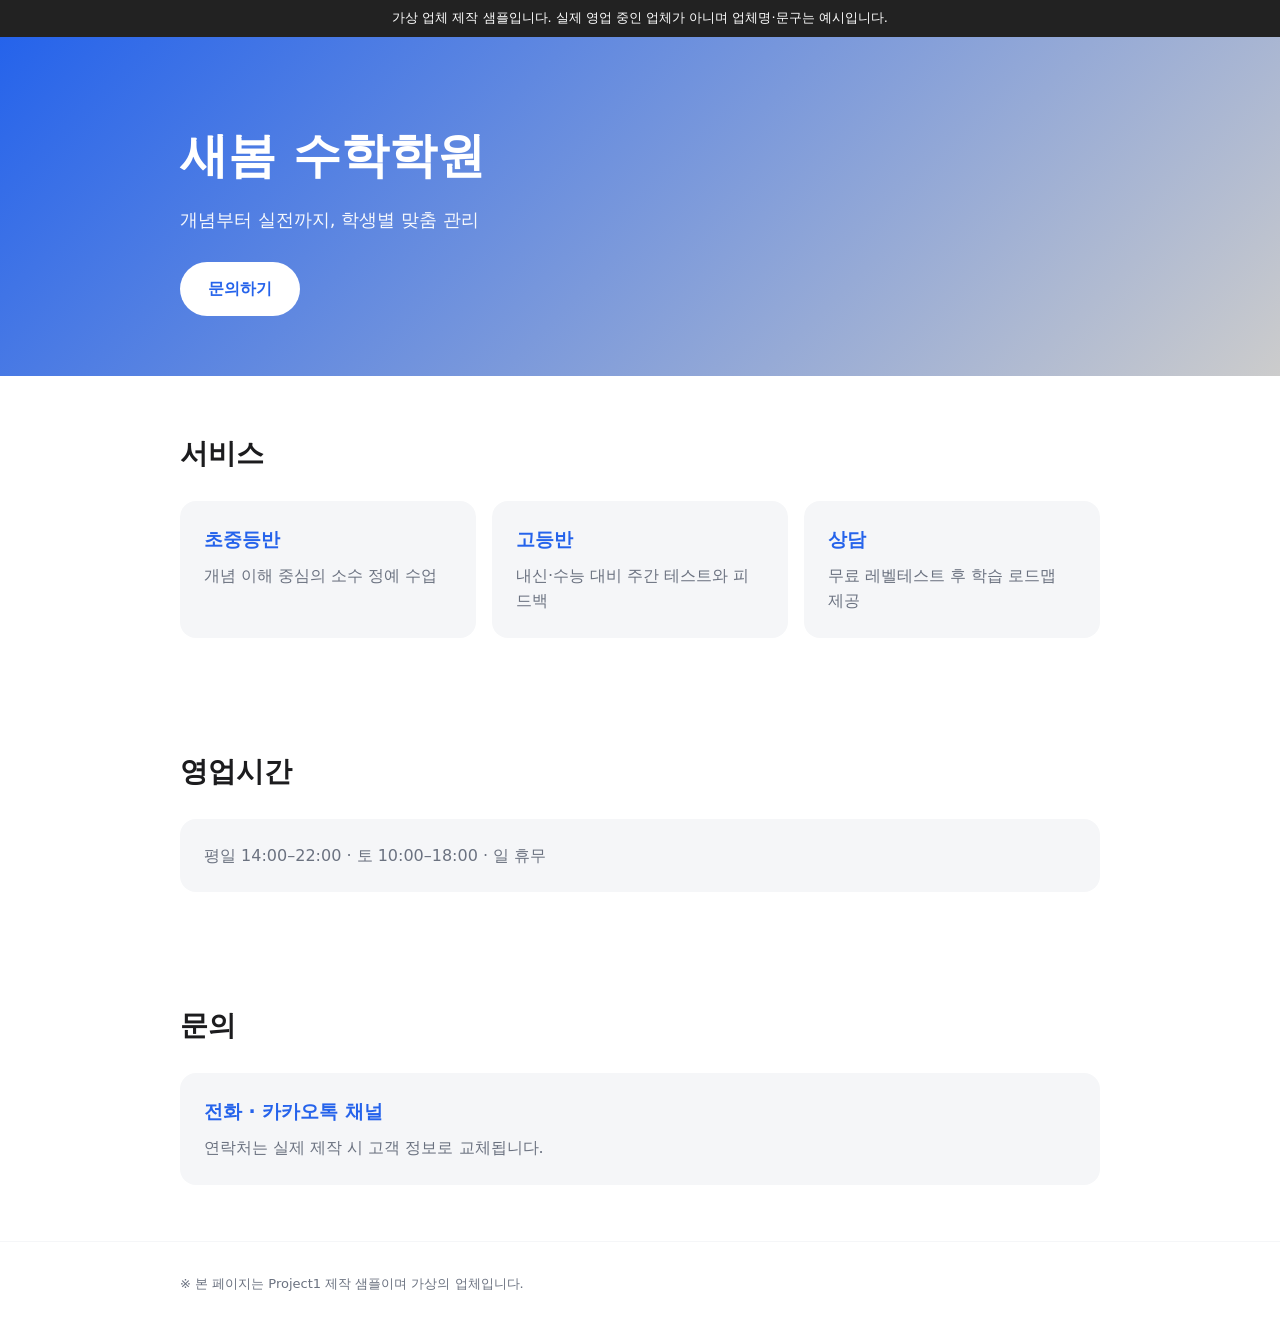
<file: portfolio/academy.html>
<!doctype html>
<html lang="ko"><head><meta charset="utf-8"><meta name="viewport" content="width=device-width,initial-scale=1">
<title>새봄 수학학원 (샘플)</title>
<style>
:root{--c:#2563eb;--bg:#fff;--fg:#1c1c1e;--mut:#6b7280;--card:#f5f6f8}
@media(prefers-color-scheme:dark){:root{--bg:#121214;--fg:#f2f2f3;--mut:#9ca3af;--card:#1e1e22}}
*{box-sizing:border-box}body{margin:0;font-family:system-ui,"Noto Sans KR",sans-serif;background:var(--bg);color:var(--fg);line-height:1.6}
.w{max-width:960px;margin:0 auto;padding:0 20px}
header{padding:80px 0 60px;background:linear-gradient(135deg,var(--c),#0003);color:#fff}
h1{font-size:clamp(28px,6vw,48px);margin:0 0 12px}header p{font-size:18px;margin:0 0 28px;opacity:.95}
.btn{display:inline-block;background:#fff;color:var(--c);padding:14px 28px;border-radius:999px;font-weight:700;text-decoration:none}
section{padding:56px 0}h2{font-size:28px;margin:0 0 24px}
.g{display:grid;grid-template-columns:repeat(auto-fit,minmax(220px,1fr));gap:16px}
.card{background:var(--card);border-radius:16px;padding:24px}.card h3{margin:0 0 8px;color:var(--c)}.card p{margin:0;color:var(--mut)}
footer{padding:32px 0;color:var(--mut);font-size:13px;border-top:1px solid var(--card)}
.sample-bar{background:#222;color:#fff;font-size:13px;text-align:center;padding:8px 12px}
</style></head><body>
<div class="sample-bar">가상 업체 제작 샘플입니다. 실제 영업 중인 업체가 아니며 업체명·문구는 예시입니다.</div>
<header><div class="w"><h1>새봄 수학학원</h1><p>개념부터 실전까지, 학생별 맞춤 관리</p><a class="btn" href="#contact">문의하기</a></div></header>
<main class="w">
<section><h2>서비스</h2><div class="g"><div class="card"><h3>초중등반</h3><p>개념 이해 중심의 소수 정예 수업</p></div><div class="card"><h3>고등반</h3><p>내신·수능 대비 주간 테스트와 피드백</p></div><div class="card"><h3>상담</h3><p>무료 레벨테스트 후 학습 로드맵 제공</p></div></div></section>
<section><h2>영업시간</h2><div class="card"><p>평일 14:00–22:00 · 토 10:00–18:00 · 일 휴무</p></div></section>
<section id="contact"><h2>문의</h2><div class="card"><h3>전화 · 카카오톡 채널</h3><p>연락처는 실제 제작 시 고객 정보로 교체됩니다.</p></div></section>
</main>
<footer><div class="w">※ 본 페이지는 Project1 제작 샘플이며 가상의 업체입니다.</div></footer>
</body></html>
</file>
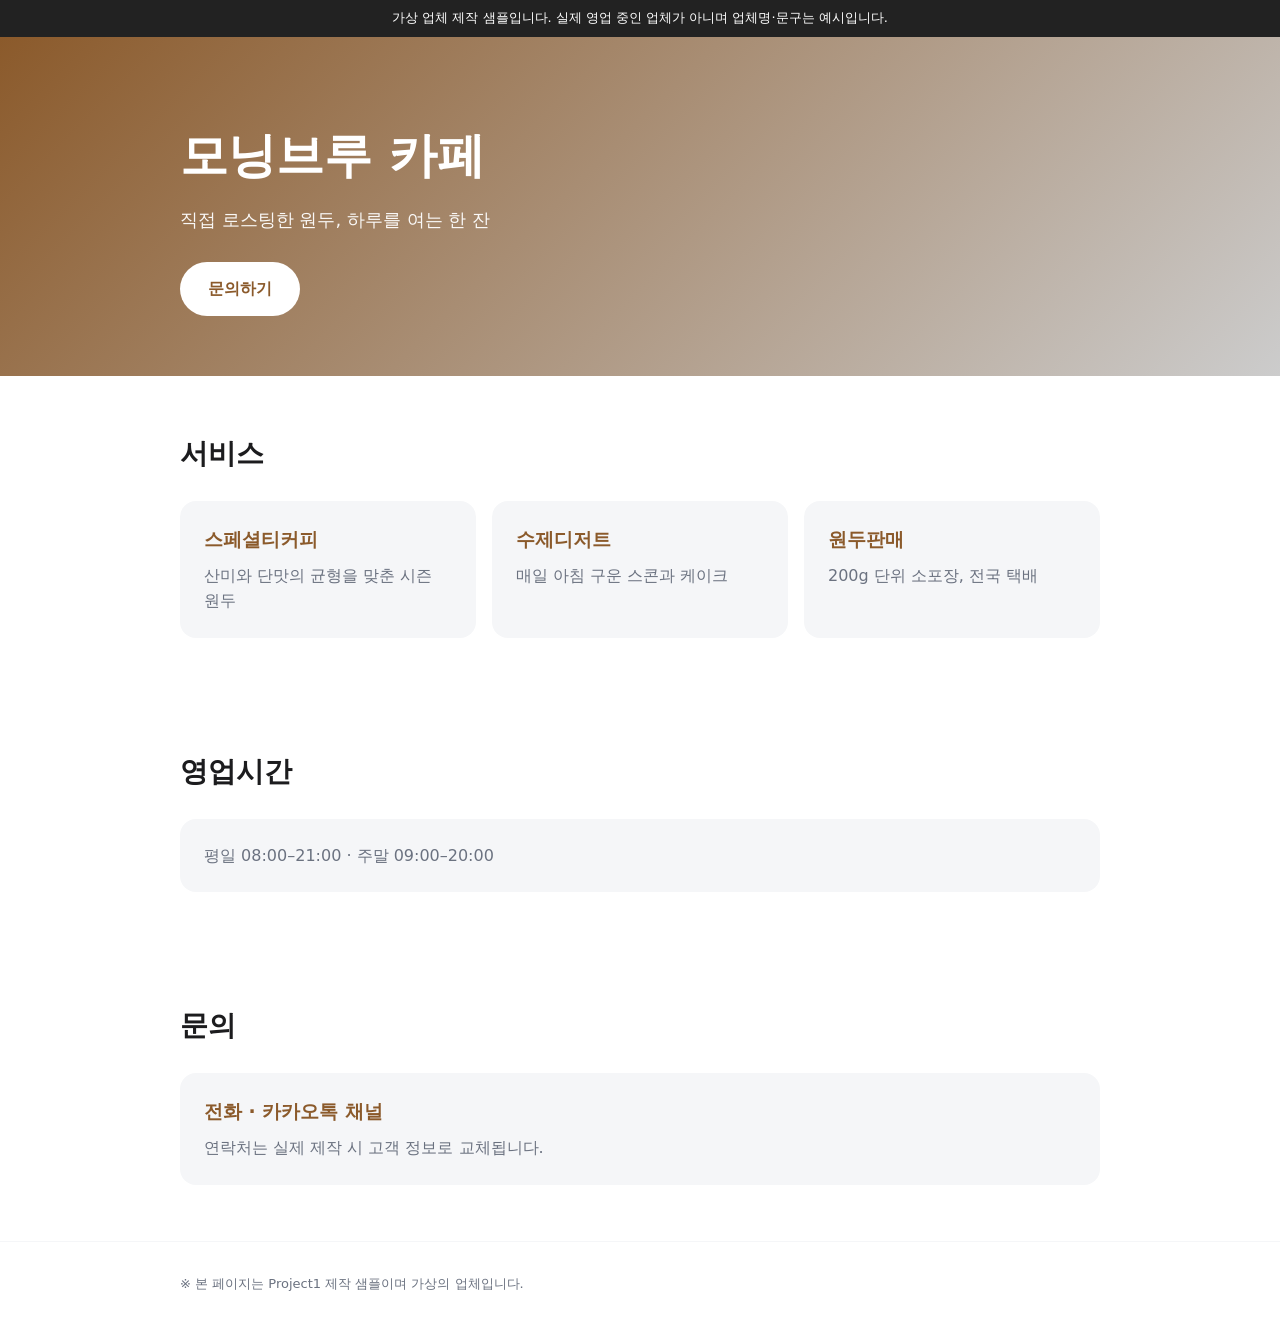
<file: portfolio/cafe.html>
<!doctype html>
<html lang="ko"><head><meta charset="utf-8"><meta name="viewport" content="width=device-width,initial-scale=1">
<title>모닝브루 카페 (샘플)</title>
<style>
:root{--c:#8b5a2b;--bg:#fff;--fg:#1c1c1e;--mut:#6b7280;--card:#f5f6f8}
@media(prefers-color-scheme:dark){:root{--bg:#121214;--fg:#f2f2f3;--mut:#9ca3af;--card:#1e1e22}}
*{box-sizing:border-box}body{margin:0;font-family:system-ui,"Noto Sans KR",sans-serif;background:var(--bg);color:var(--fg);line-height:1.6}
.w{max-width:960px;margin:0 auto;padding:0 20px}
header{padding:80px 0 60px;background:linear-gradient(135deg,var(--c),#0003);color:#fff}
h1{font-size:clamp(28px,6vw,48px);margin:0 0 12px}header p{font-size:18px;margin:0 0 28px;opacity:.95}
.btn{display:inline-block;background:#fff;color:var(--c);padding:14px 28px;border-radius:999px;font-weight:700;text-decoration:none}
section{padding:56px 0}h2{font-size:28px;margin:0 0 24px}
.g{display:grid;grid-template-columns:repeat(auto-fit,minmax(220px,1fr));gap:16px}
.card{background:var(--card);border-radius:16px;padding:24px}.card h3{margin:0 0 8px;color:var(--c)}.card p{margin:0;color:var(--mut)}
footer{padding:32px 0;color:var(--mut);font-size:13px;border-top:1px solid var(--card)}
.sample-bar{background:#222;color:#fff;font-size:13px;text-align:center;padding:8px 12px}
</style></head><body>
<div class="sample-bar">가상 업체 제작 샘플입니다. 실제 영업 중인 업체가 아니며 업체명·문구는 예시입니다.</div>
<header><div class="w"><h1>모닝브루 카페</h1><p>직접 로스팅한 원두, 하루를 여는 한 잔</p><a class="btn" href="#contact">문의하기</a></div></header>
<main class="w">
<section><h2>서비스</h2><div class="g"><div class="card"><h3>스페셜티커피</h3><p>산미와 단맛의 균형을 맞춘 시즌 원두</p></div><div class="card"><h3>수제디저트</h3><p>매일 아침 구운 스콘과 케이크</p></div><div class="card"><h3>원두판매</h3><p>200g 단위 소포장, 전국 택배</p></div></div></section>
<section><h2>영업시간</h2><div class="card"><p>평일 08:00–21:00 · 주말 09:00–20:00</p></div></section>
<section id="contact"><h2>문의</h2><div class="card"><h3>전화 · 카카오톡 채널</h3><p>연락처는 실제 제작 시 고객 정보로 교체됩니다.</p></div></section>
</main>
<footer><div class="w">※ 본 페이지는 Project1 제작 샘플이며 가상의 업체입니다.</div></footer>
</body></html>
</file>
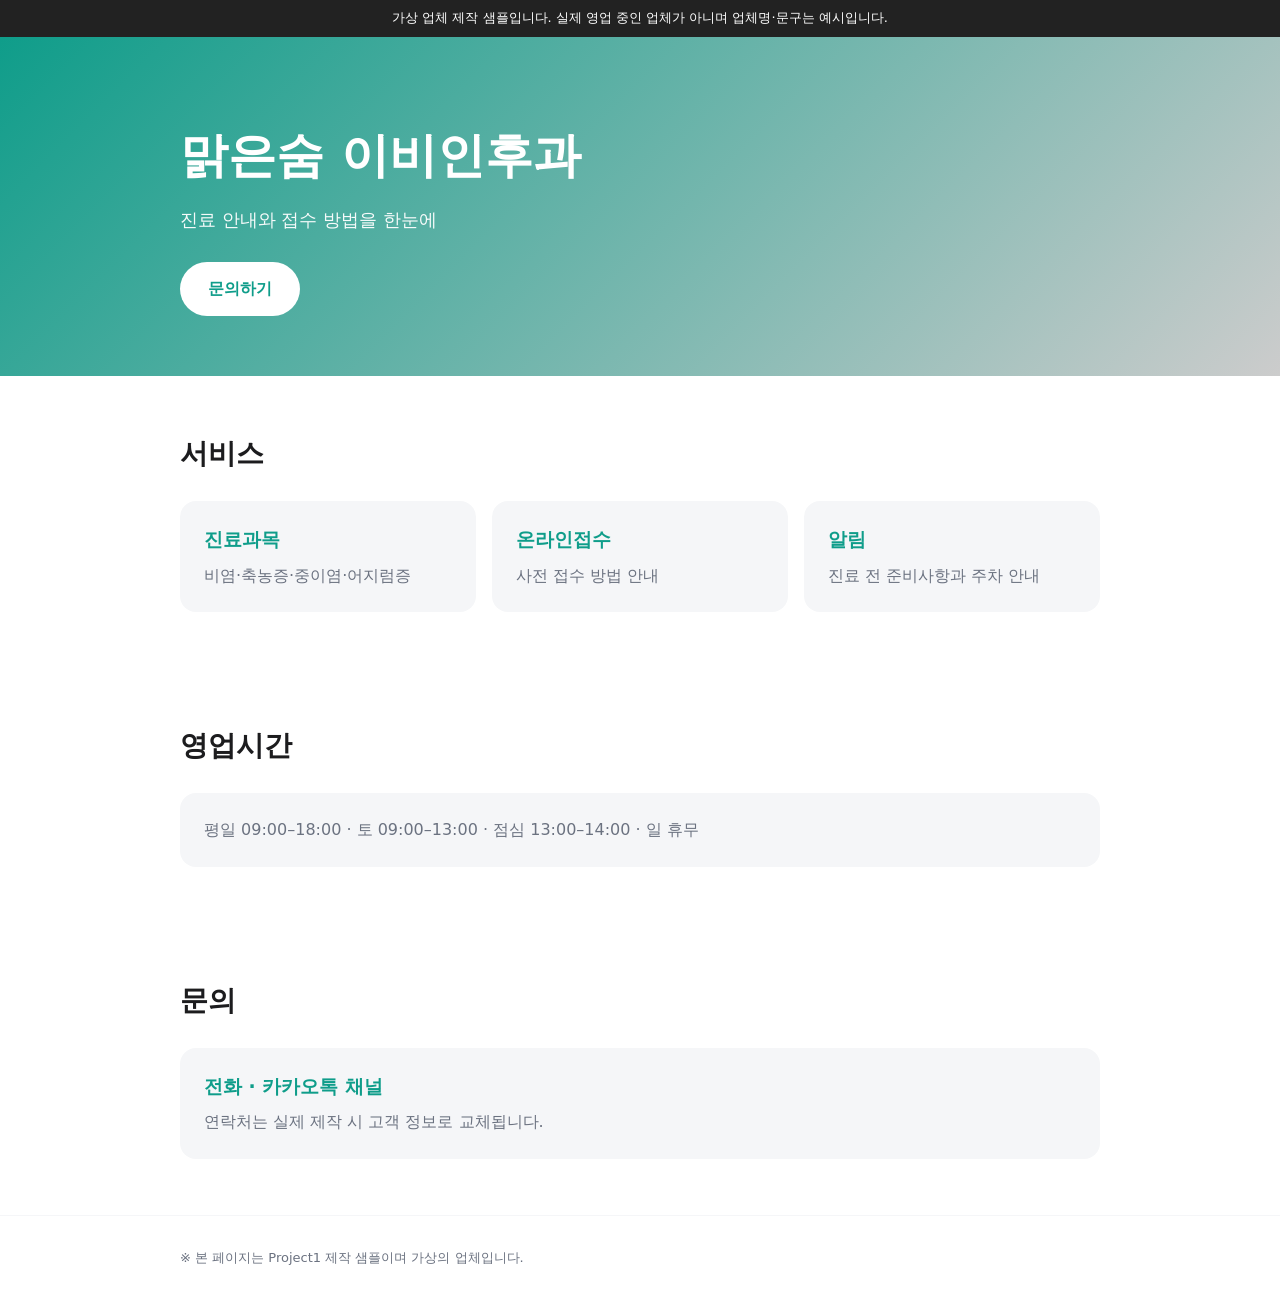
<file: portfolio/clinic.html>
<!doctype html>
<html lang="ko"><head><meta charset="utf-8"><meta name="viewport" content="width=device-width,initial-scale=1">
<title>맑은숨 이비인후과 (샘플)</title>
<style>
:root{--c:#0f9d8a;--bg:#fff;--fg:#1c1c1e;--mut:#6b7280;--card:#f5f6f8}
@media(prefers-color-scheme:dark){:root{--bg:#121214;--fg:#f2f2f3;--mut:#9ca3af;--card:#1e1e22}}
*{box-sizing:border-box}body{margin:0;font-family:system-ui,"Noto Sans KR",sans-serif;background:var(--bg);color:var(--fg);line-height:1.6}
.w{max-width:960px;margin:0 auto;padding:0 20px}
header{padding:80px 0 60px;background:linear-gradient(135deg,var(--c),#0003);color:#fff}
h1{font-size:clamp(28px,6vw,48px);margin:0 0 12px}header p{font-size:18px;margin:0 0 28px;opacity:.95}
.btn{display:inline-block;background:#fff;color:var(--c);padding:14px 28px;border-radius:999px;font-weight:700;text-decoration:none}
section{padding:56px 0}h2{font-size:28px;margin:0 0 24px}
.g{display:grid;grid-template-columns:repeat(auto-fit,minmax(220px,1fr));gap:16px}
.card{background:var(--card);border-radius:16px;padding:24px}.card h3{margin:0 0 8px;color:var(--c)}.card p{margin:0;color:var(--mut)}
footer{padding:32px 0;color:var(--mut);font-size:13px;border-top:1px solid var(--card)}
.sample-bar{background:#222;color:#fff;font-size:13px;text-align:center;padding:8px 12px}
</style></head><body>
<div class="sample-bar">가상 업체 제작 샘플입니다. 실제 영업 중인 업체가 아니며 업체명·문구는 예시입니다.</div>
<header><div class="w"><h1>맑은숨 이비인후과</h1><p>진료 안내와 접수 방법을 한눈에</p><a class="btn" href="#contact">문의하기</a></div></header>
<main class="w">
<section><h2>서비스</h2><div class="g"><div class="card"><h3>진료과목</h3><p>비염·축농증·중이염·어지럼증</p></div><div class="card"><h3>온라인접수</h3><p>사전 접수 방법 안내</p></div><div class="card"><h3>알림</h3><p>진료 전 준비사항과 주차 안내</p></div></div></section>
<section><h2>영업시간</h2><div class="card"><p>평일 09:00–18:00 · 토 09:00–13:00 · 점심 13:00–14:00 · 일 휴무</p></div></section>
<section id="contact"><h2>문의</h2><div class="card"><h3>전화 · 카카오톡 채널</h3><p>연락처는 실제 제작 시 고객 정보로 교체됩니다.</p></div></section>
</main>
<footer><div class="w">※ 본 페이지는 Project1 제작 샘플이며 가상의 업체입니다.</div></footer>
</body></html>
</file>
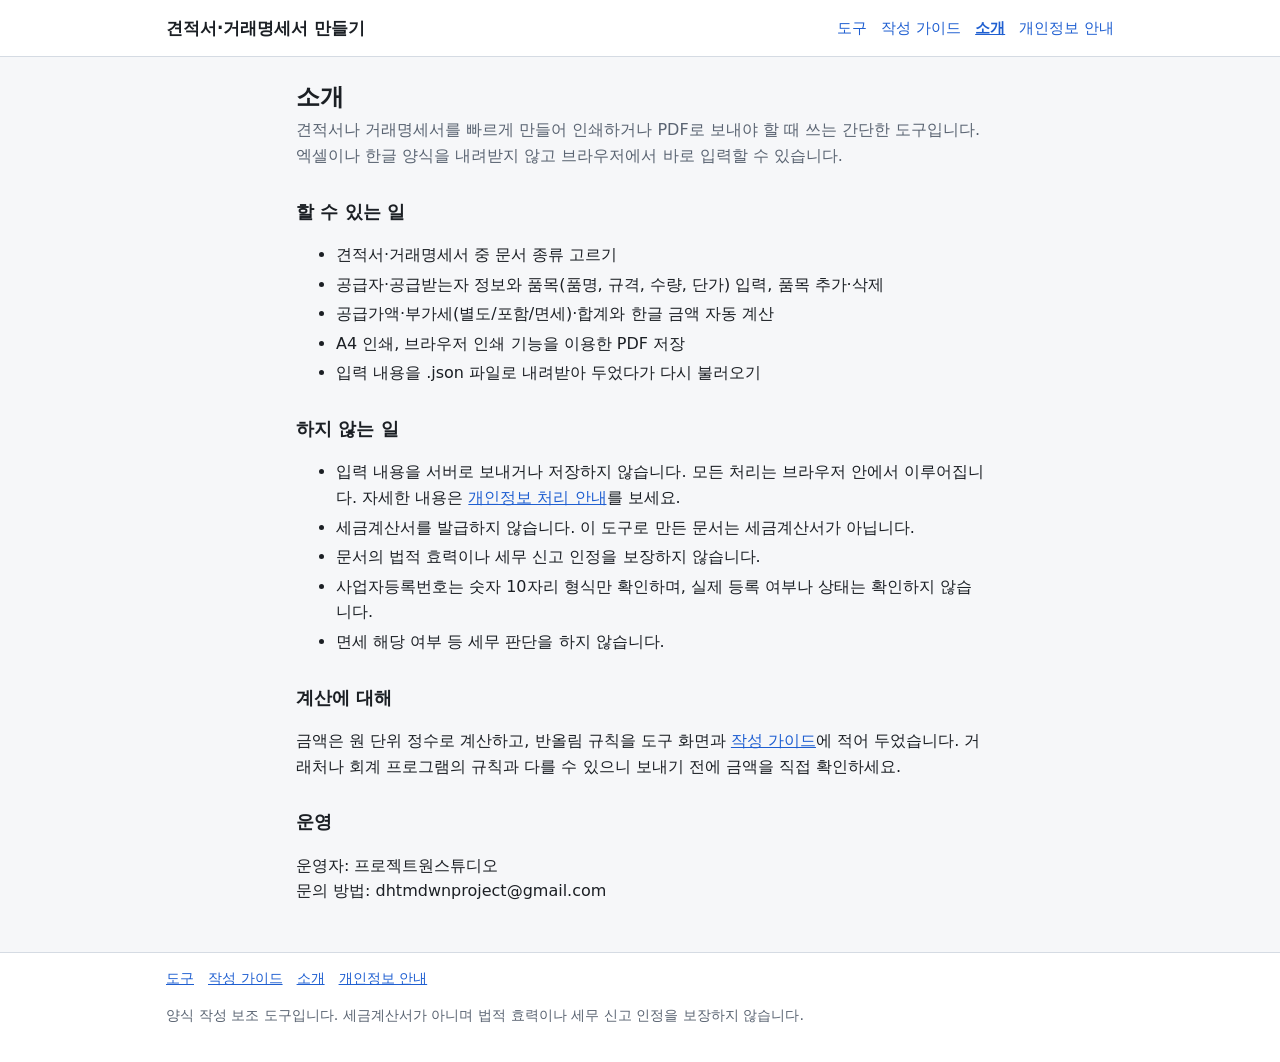
<file: quote-maker/about.html>
<!doctype html>
<html lang="ko">
<head>
<meta charset="utf-8">
<meta name="viewport" content="width=device-width, initial-scale=1">
<meta http-equiv="Content-Security-Policy" content="default-src 'none'; style-src 'self'; img-src 'self' data:; connect-src 'none'; form-action 'none'; base-uri 'none'">
<meta name="referrer" content="no-referrer">
<title>소개 - 견적서·거래명세서 만들기</title>
<meta name="description" content="견적서·거래명세서 만들기 도구가 하는 일과 하지 않는 일, 운영자 정보입니다.">
<link rel="icon" href="data:,">
<link rel="stylesheet" href="css/style.css">
</head>
<body>
<a class="skip" href="#main">본문으로 건너뛰기</a>
<header class="site-header">
  <div class="inner">
    <a class="brand" href="index.html">견적서·거래명세서 만들기</a>
    <nav class="site-nav" aria-label="주 메뉴">
      <a href="index.html">도구</a>
      <a href="guide.html">작성 가이드</a>
      <a href="about.html" aria-current="page">소개</a>
      <a href="privacy.html">개인정보 안내</a>
    </nav>
  </div>
</header>
<main id="main" class="prose">
<h1>소개</h1>
  <p class="lead">견적서나 거래명세서를 빠르게 만들어 인쇄하거나 PDF로 보내야 할 때 쓰는 간단한 도구입니다. 엑셀이나 한글 양식을 내려받지 않고 브라우저에서 바로 입력할 수 있습니다.</p>

  <h2>할 수 있는 일</h2>
  <ul>
    <li>견적서·거래명세서 중 문서 종류 고르기</li>
    <li>공급자·공급받는자 정보와 품목(품명, 규격, 수량, 단가) 입력, 품목 추가·삭제</li>
    <li>공급가액·부가세(별도/포함/면세)·합계와 한글 금액 자동 계산</li>
    <li>A4 인쇄, 브라우저 인쇄 기능을 이용한 PDF 저장</li>
    <li>입력 내용을 .json 파일로 내려받아 두었다가 다시 불러오기</li>
  </ul>

  <h2>하지 않는 일</h2>
  <ul>
    <li>입력 내용을 서버로 보내거나 저장하지 않습니다. 모든 처리는 브라우저 안에서 이루어집니다. 자세한 내용은 <a href="privacy.html">개인정보 처리 안내</a>를 보세요.</li>
    <li>세금계산서를 발급하지 않습니다. 이 도구로 만든 문서는 세금계산서가 아닙니다.</li>
    <li>문서의 법적 효력이나 세무 신고 인정을 보장하지 않습니다.</li>
    <li>사업자등록번호는 숫자 10자리 형식만 확인하며, 실제 등록 여부나 상태는 확인하지 않습니다.</li>
    <li>면세 해당 여부 등 세무 판단을 하지 않습니다.</li>
  </ul>

  <h2>계산에 대해</h2>
  <p>금액은 원 단위 정수로 계산하고, 반올림 규칙을 도구 화면과 <a href="guide.html">작성 가이드</a>에 적어 두었습니다. 거래처나 회계 프로그램의 규칙과 다를 수 있으니 보내기 전에 금액을 직접 확인하세요.</p>

  <h2>운영</h2>
  <p>운영자: 프로젝트원스튜디오<br>문의 방법: dhtmdwnproject@gmail.com</p>
</main>
<footer class="site-footer">
  <div class="inner">
    <nav aria-label="하단 메뉴">
      <a href="index.html">도구</a>
      <a href="guide.html">작성 가이드</a>
      <a href="about.html">소개</a>
      <a href="privacy.html">개인정보 안내</a>
    </nav>
    <p>양식 작성 보조 도구입니다. 세금계산서가 아니며 법적 효력이나 세무 신고 인정을 보장하지 않습니다.</p>
  </div>
</footer>
</body>
</html>
</file>
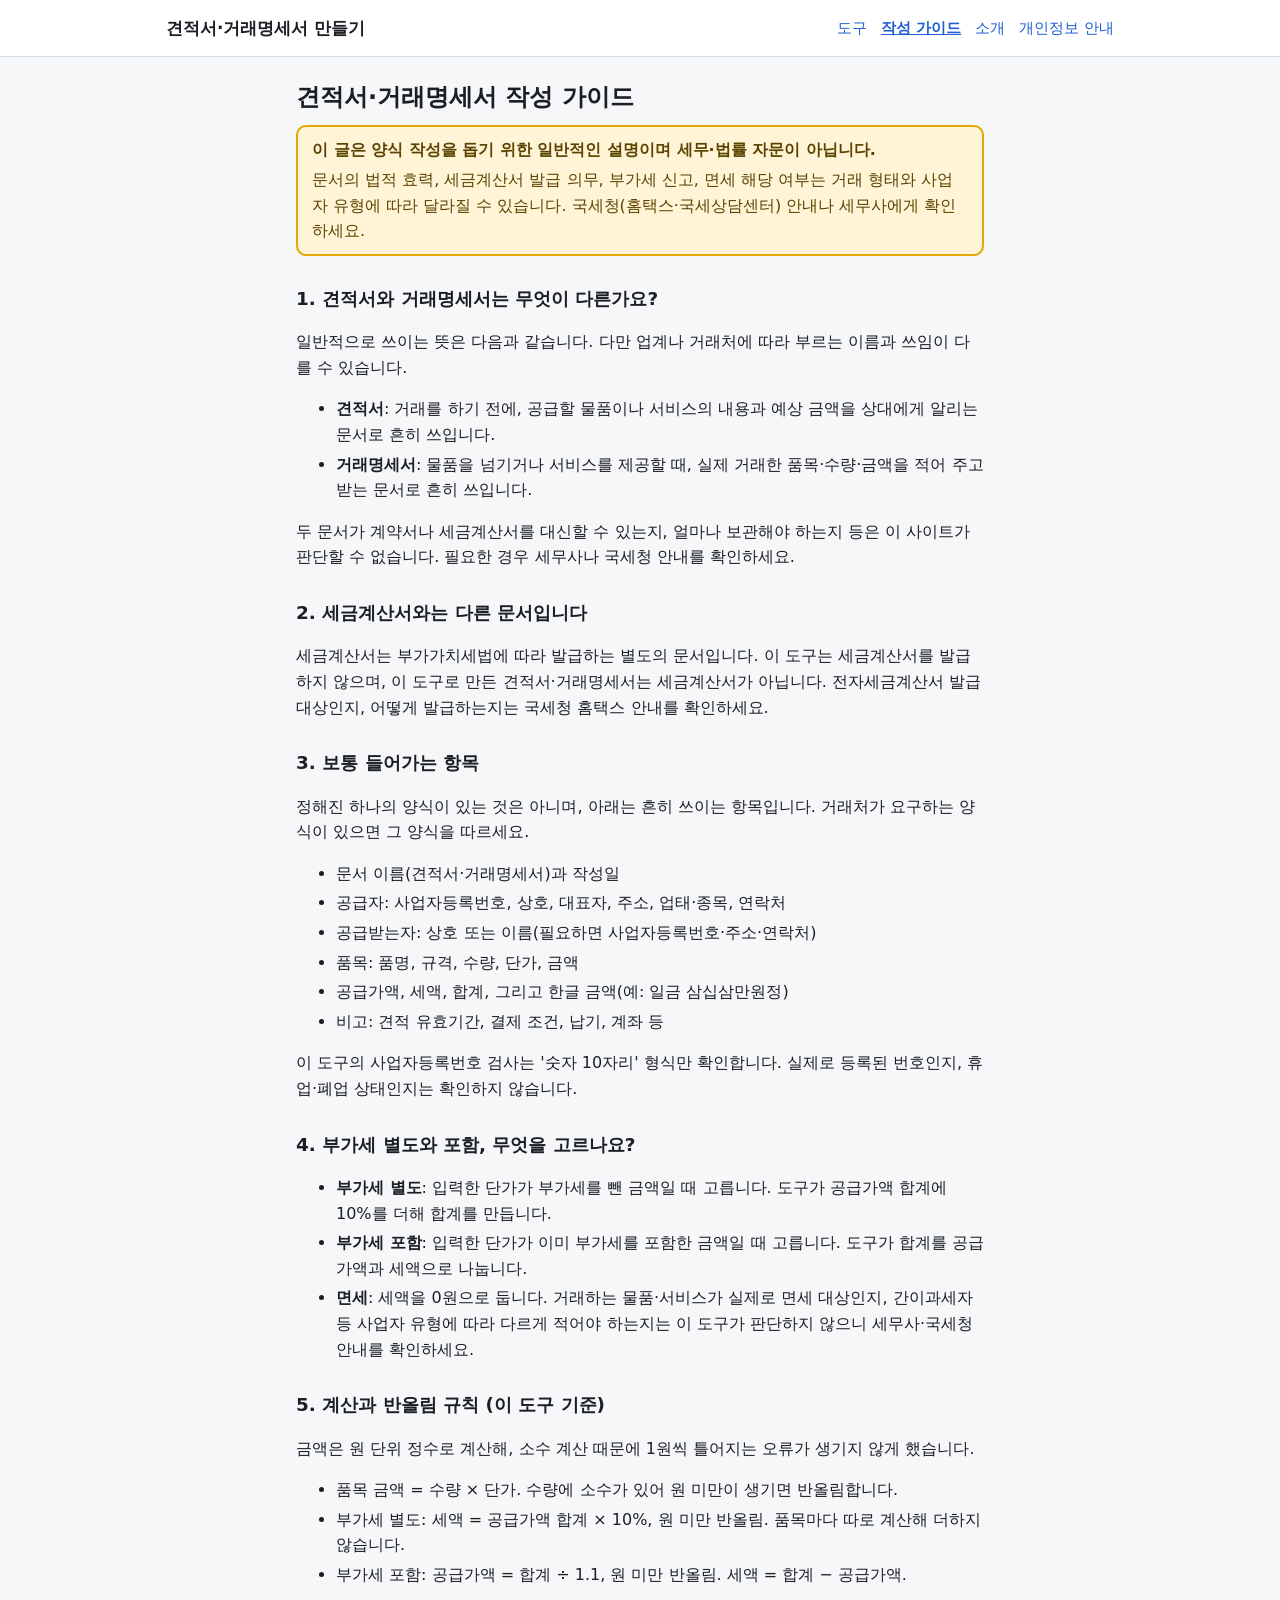
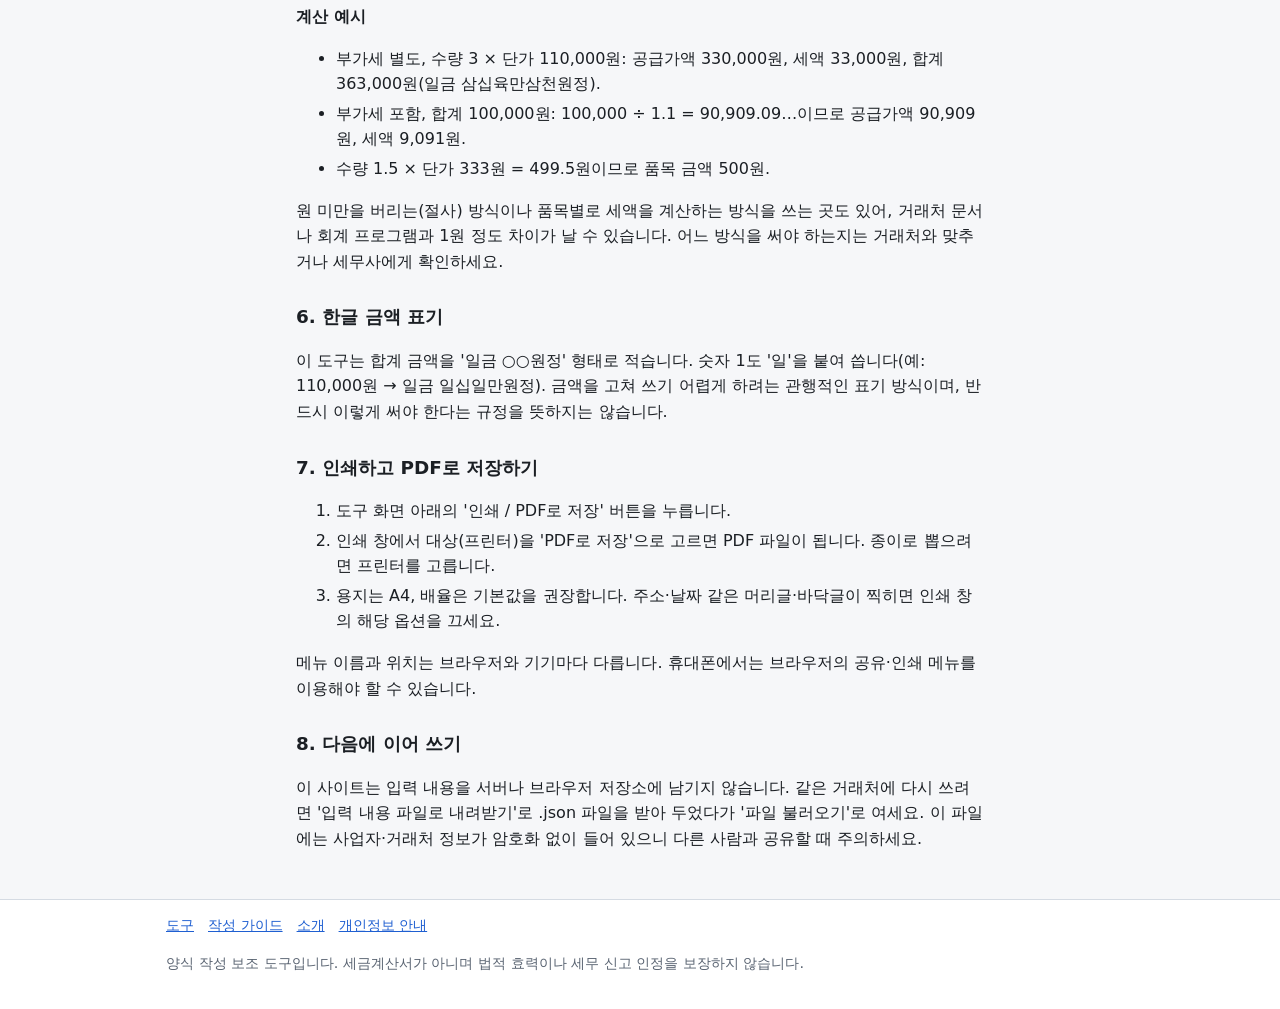
<file: quote-maker/guide.html>
<!doctype html>
<html lang="ko">
<head>
<meta charset="utf-8">
<meta name="viewport" content="width=device-width, initial-scale=1">
<meta http-equiv="Content-Security-Policy" content="default-src 'none'; style-src 'self'; img-src 'self' data:; connect-src 'none'; form-action 'none'; base-uri 'none'">
<meta name="referrer" content="no-referrer">
<title>견적서·거래명세서 작성 가이드 - 부가세 계산과 인쇄</title>
<meta name="description" content="견적서와 거래명세서에 보통 들어가는 항목, 부가세 별도·포함 계산 방법, 인쇄·PDF 저장 방법을 정리했습니다.">
<link rel="icon" href="data:,">
<link rel="stylesheet" href="css/style.css">
</head>
<body>
<a class="skip" href="#main">본문으로 건너뛰기</a>
<header class="site-header">
  <div class="inner">
    <a class="brand" href="index.html">견적서·거래명세서 만들기</a>
    <nav class="site-nav" aria-label="주 메뉴">
      <a href="index.html">도구</a>
      <a href="guide.html" aria-current="page">작성 가이드</a>
      <a href="about.html">소개</a>
      <a href="privacy.html">개인정보 안내</a>
    </nav>
  </div>
</header>
<main id="main" class="prose">
<h1>견적서·거래명세서 작성 가이드</h1>
  <div class="notice" role="note">
    <p>이 글은 양식 작성을 돕기 위한 일반적인 설명이며 세무·법률 자문이 아닙니다.</p>
    <p>문서의 법적 효력, 세금계산서 발급 의무, 부가세 신고, 면세 해당 여부는 거래 형태와 사업자 유형에 따라 달라질 수 있습니다. 국세청(홈택스·국세상담센터) 안내나 세무사에게 확인하세요.</p>
  </div>

  <h2>1. 견적서와 거래명세서는 무엇이 다른가요?</h2>
  <p>일반적으로 쓰이는 뜻은 다음과 같습니다. 다만 업계나 거래처에 따라 부르는 이름과 쓰임이 다를 수 있습니다.</p>
  <ul>
    <li><strong>견적서</strong>: 거래를 하기 전에, 공급할 물품이나 서비스의 내용과 예상 금액을 상대에게 알리는 문서로 흔히 쓰입니다.</li>
    <li><strong>거래명세서</strong>: 물품을 넘기거나 서비스를 제공할 때, 실제 거래한 품목·수량·금액을 적어 주고받는 문서로 흔히 쓰입니다.</li>
  </ul>
  <p>두 문서가 계약서나 세금계산서를 대신할 수 있는지, 얼마나 보관해야 하는지 등은 이 사이트가 판단할 수 없습니다. 필요한 경우 세무사나 국세청 안내를 확인하세요.</p>

  <h2>2. 세금계산서와는 다른 문서입니다</h2>
  <p>세금계산서는 부가가치세법에 따라 발급하는 별도의 문서입니다. 이 도구는 세금계산서를 발급하지 않으며, 이 도구로 만든 견적서·거래명세서는 세금계산서가 아닙니다. 전자세금계산서 발급 대상인지, 어떻게 발급하는지는 국세청 홈택스 안내를 확인하세요.</p>

  <h2>3. 보통 들어가는 항목</h2>
  <p>정해진 하나의 양식이 있는 것은 아니며, 아래는 흔히 쓰이는 항목입니다. 거래처가 요구하는 양식이 있으면 그 양식을 따르세요.</p>
  <ul>
    <li>문서 이름(견적서·거래명세서)과 작성일</li>
    <li>공급자: 사업자등록번호, 상호, 대표자, 주소, 업태·종목, 연락처</li>
    <li>공급받는자: 상호 또는 이름(필요하면 사업자등록번호·주소·연락처)</li>
    <li>품목: 품명, 규격, 수량, 단가, 금액</li>
    <li>공급가액, 세액, 합계, 그리고 한글 금액(예: 일금 삼십삼만원정)</li>
    <li>비고: 견적 유효기간, 결제 조건, 납기, 계좌 등</li>
  </ul>
  <p>이 도구의 사업자등록번호 검사는 '숫자 10자리' 형식만 확인합니다. 실제로 등록된 번호인지, 휴업·폐업 상태인지는 확인하지 않습니다.</p>

  <h2>4. 부가세 별도와 포함, 무엇을 고르나요?</h2>
  <ul>
    <li><strong>부가세 별도</strong>: 입력한 단가가 부가세를 뺀 금액일 때 고릅니다. 도구가 공급가액 합계에 10%를 더해 합계를 만듭니다.</li>
    <li><strong>부가세 포함</strong>: 입력한 단가가 이미 부가세를 포함한 금액일 때 고릅니다. 도구가 합계를 공급가액과 세액으로 나눕니다.</li>
    <li><strong>면세</strong>: 세액을 0원으로 둡니다. 거래하는 물품·서비스가 실제로 면세 대상인지, 간이과세자 등 사업자 유형에 따라 다르게 적어야 하는지는 이 도구가 판단하지 않으니 세무사·국세청 안내를 확인하세요.</li>
  </ul>

  <h2>5. 계산과 반올림 규칙 (이 도구 기준)</h2>
  <p>금액은 원 단위 정수로 계산해, 소수 계산 때문에 1원씩 틀어지는 오류가 생기지 않게 했습니다.</p>
  <ul>
    <li>품목 금액 = 수량 × 단가. 수량에 소수가 있어 원 미만이 생기면 반올림합니다.</li>
    <li>부가세 별도: 세액 = 공급가액 합계 × 10%, 원 미만 반올림. 품목마다 따로 계산해 더하지 않습니다.</li>
    <li>부가세 포함: 공급가액 = 합계 ÷ 1.1, 원 미만 반올림. 세액 = 합계 − 공급가액.</li>
  </ul>
  <h3>계산 예시</h3>
  <ul>
    <li>부가세 별도, 수량 3 × 단가 110,000원: 공급가액 330,000원, 세액 33,000원, 합계 363,000원(일금 삼십육만삼천원정).</li>
    <li>부가세 포함, 합계 100,000원: 100,000 ÷ 1.1 = 90,909.09…이므로 공급가액 90,909원, 세액 9,091원.</li>
    <li>수량 1.5 × 단가 333원 = 499.5원이므로 품목 금액 500원.</li>
  </ul>
  <p>원 미만을 버리는(절사) 방식이나 품목별로 세액을 계산하는 방식을 쓰는 곳도 있어, 거래처 문서나 회계 프로그램과 1원 정도 차이가 날 수 있습니다. 어느 방식을 써야 하는지는 거래처와 맞추거나 세무사에게 확인하세요.</p>

  <h2>6. 한글 금액 표기</h2>
  <p>이 도구는 합계 금액을 '일금 ○○원정' 형태로 적습니다. 숫자 1도 '일'을 붙여 씁니다(예: 110,000원 → 일금 일십일만원정). 금액을 고쳐 쓰기 어렵게 하려는 관행적인 표기 방식이며, 반드시 이렇게 써야 한다는 규정을 뜻하지는 않습니다.</p>

  <h2>7. 인쇄하고 PDF로 저장하기</h2>
  <ol>
    <li>도구 화면 아래의 '인쇄 / PDF로 저장' 버튼을 누릅니다.</li>
    <li>인쇄 창에서 대상(프린터)을 'PDF로 저장'으로 고르면 PDF 파일이 됩니다. 종이로 뽑으려면 프린터를 고릅니다.</li>
    <li>용지는 A4, 배율은 기본값을 권장합니다. 주소·날짜 같은 머리글·바닥글이 찍히면 인쇄 창의 해당 옵션을 끄세요.</li>
  </ol>
  <p>메뉴 이름과 위치는 브라우저와 기기마다 다릅니다. 휴대폰에서는 브라우저의 공유·인쇄 메뉴를 이용해야 할 수 있습니다.</p>

  <h2>8. 다음에 이어 쓰기</h2>
  <p>이 사이트는 입력 내용을 서버나 브라우저 저장소에 남기지 않습니다. 같은 거래처에 다시 쓰려면 '입력 내용 파일로 내려받기'로 .json 파일을 받아 두었다가 '파일 불러오기'로 여세요. 이 파일에는 사업자·거래처 정보가 암호화 없이 들어 있으니 다른 사람과 공유할 때 주의하세요.</p>
</main>
<footer class="site-footer">
  <div class="inner">
    <nav aria-label="하단 메뉴">
      <a href="index.html">도구</a>
      <a href="guide.html">작성 가이드</a>
      <a href="about.html">소개</a>
      <a href="privacy.html">개인정보 안내</a>
    </nav>
    <p>양식 작성 보조 도구입니다. 세금계산서가 아니며 법적 효력이나 세무 신고 인정을 보장하지 않습니다.</p>
  </div>
</footer>
</body>
</html>
</file>
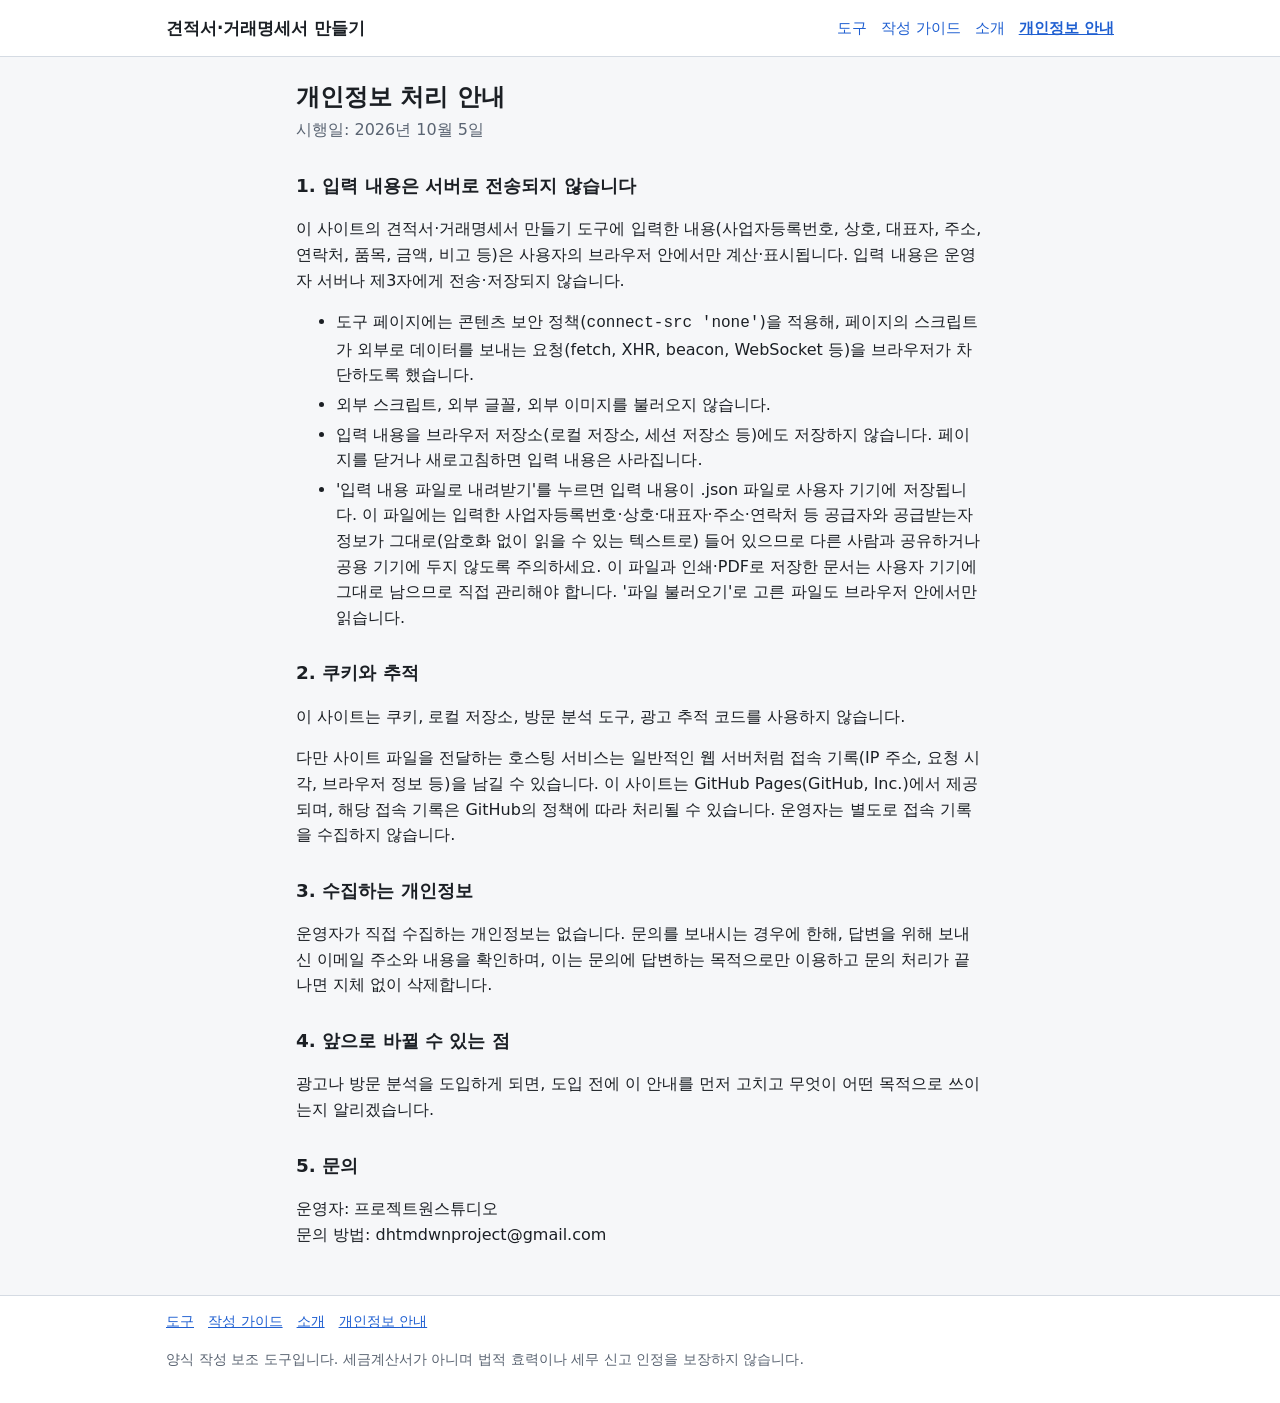
<file: quote-maker/privacy.html>
<!doctype html>
<html lang="ko">
<head>
<meta charset="utf-8">
<meta name="viewport" content="width=device-width, initial-scale=1">
<meta http-equiv="Content-Security-Policy" content="default-src 'none'; style-src 'self'; img-src 'self' data:; connect-src 'none'; form-action 'none'; base-uri 'none'">
<meta name="referrer" content="no-referrer">
<title>개인정보 처리 안내 - 견적서·거래명세서 만들기</title>
<meta name="description" content="견적서·거래명세서 만들기 도구의 개인정보 처리 안내입니다. 입력 내용은 서버로 전송되지 않습니다.">
<link rel="icon" href="data:,">
<link rel="stylesheet" href="css/style.css">
</head>
<body>
<a class="skip" href="#main">본문으로 건너뛰기</a>
<header class="site-header">
  <div class="inner">
    <a class="brand" href="index.html">견적서·거래명세서 만들기</a>
    <nav class="site-nav" aria-label="주 메뉴">
      <a href="index.html">도구</a>
      <a href="guide.html">작성 가이드</a>
      <a href="about.html">소개</a>
      <a href="privacy.html" aria-current="page">개인정보 안내</a>
    </nav>
  </div>
</header>
<main id="main" class="prose">
<h1>개인정보 처리 안내</h1>
  <p class="lead">시행일: 2026년 10월 5일</p>

  <h2>1. 입력 내용은 서버로 전송되지 않습니다</h2>
  <p>이 사이트의 견적서·거래명세서 만들기 도구에 입력한 내용(사업자등록번호, 상호, 대표자, 주소, 연락처, 품목, 금액, 비고 등)은 사용자의 브라우저 안에서만 계산·표시됩니다. 입력 내용은 운영자 서버나 제3자에게 전송·저장되지 않습니다.</p>
  <ul>
    <li>도구 페이지에는 콘텐츠 보안 정책(<code>connect-src 'none'</code>)을 적용해, 페이지의 스크립트가 외부로 데이터를 보내는 요청(fetch, XHR, beacon, WebSocket 등)을 브라우저가 차단하도록 했습니다.</li>
    <li>외부 스크립트, 외부 글꼴, 외부 이미지를 불러오지 않습니다.</li>
    <li>입력 내용을 브라우저 저장소(로컬 저장소, 세션 저장소 등)에도 저장하지 않습니다. 페이지를 닫거나 새로고침하면 입력 내용은 사라집니다.</li>
    <li>'입력 내용 파일로 내려받기'를 누르면 입력 내용이 .json 파일로 사용자 기기에 저장됩니다. 이 파일에는 입력한 사업자등록번호·상호·대표자·주소·연락처 등 공급자와 공급받는자 정보가 그대로(암호화 없이 읽을 수 있는 텍스트로) 들어 있으므로 다른 사람과 공유하거나 공용 기기에 두지 않도록 주의하세요. 이 파일과 인쇄·PDF로 저장한 문서는 사용자 기기에 그대로 남으므로 직접 관리해야 합니다. '파일 불러오기'로 고른 파일도 브라우저 안에서만 읽습니다.</li>
  </ul>

  <h2>2. 쿠키와 추적</h2>
  <p>이 사이트는 쿠키, 로컬 저장소, 방문 분석 도구, 광고 추적 코드를 사용하지 않습니다.</p>
  <p>다만 사이트 파일을 전달하는 호스팅 서비스는 일반적인 웹 서버처럼 접속 기록(IP 주소, 요청 시각, 브라우저 정보 등)을 남길 수 있습니다. 이 사이트는 GitHub Pages(GitHub, Inc.)에서 제공되며, 해당 접속 기록은 GitHub의 정책에 따라 처리될 수 있습니다. 운영자는 별도로 접속 기록을 수집하지 않습니다.</p>

  <h2>3. 수집하는 개인정보</h2>
  <p>운영자가 직접 수집하는 개인정보는 없습니다. 문의를 보내시는 경우에 한해, 답변을 위해 보내신 이메일 주소와 내용을 확인하며, 이는 문의에 답변하는 목적으로만 이용하고 문의 처리가 끝나면 지체 없이 삭제합니다.</p>

  <h2>4. 앞으로 바뀔 수 있는 점</h2>
  <p>광고나 방문 분석을 도입하게 되면, 도입 전에 이 안내를 먼저 고치고 무엇이 어떤 목적으로 쓰이는지 알리겠습니다.</p>

  <h2>5. 문의</h2>
  <p>운영자: 프로젝트원스튜디오<br>
  문의 방법: dhtmdwnproject@gmail.com</p>
</main>
<footer class="site-footer">
  <div class="inner">
    <nav aria-label="하단 메뉴">
      <a href="index.html">도구</a>
      <a href="guide.html">작성 가이드</a>
      <a href="about.html">소개</a>
      <a href="privacy.html">개인정보 안내</a>
    </nav>
    <p>양식 작성 보조 도구입니다. 세금계산서가 아니며 법적 효력이나 세무 신고 인정을 보장하지 않습니다.</p>
  </div>
</footer>
</body>
</html>
</file>
<file: photo-size/css/style.css>
/* 증명사진 규격 맞추기 - 공통 스타일 (외부 폰트/리소스 없음) */
:root {
  --bg: #f6f7f9;
  --surface: #ffffff;
  --surface-2: #eef1f5;
  --text: #1b1f24;
  --muted: #5a6472;
  --border: #d5dbe3;
  --accent: #1f5fd1;
  --accent-text: #ffffff;
  --warn-bg: #fff4d6;
  --warn-border: #e0a800;
  --warn-text: #5b4300;
  --error: #b42318;
  --ok: #1a7f37;
  --stage-bg: #2b3038;
  --focus: #ff9e1b;
  --radius: 10px;
  color-scheme: light dark;
}
@media (prefers-color-scheme: dark) {
  :root {
    --bg: #121418;
    --surface: #1b1e24;
    --surface-2: #252a32;
    --text: #e8ebef;
    --muted: #a3adba;
    --border: #363d48;
    --accent: #6ea0ff;
    --accent-text: #0b1220;
    --warn-bg: #3a2f10;
    --warn-border: #c99a1a;
    --warn-text: #ffe6a3;
    --error: #ff8a80;
    --ok: #6fdc8c;
    --stage-bg: #0b0d10;
  }
}

* { box-sizing: border-box; }
html { -webkit-text-size-adjust: 100%; }
body {
  margin: 0;
  background: var(--bg);
  color: var(--text);
  font-family: system-ui, -apple-system, "Apple SD Gothic Neo", "Malgun Gothic", "Noto Sans KR", sans-serif;
  font-size: 16px;
  line-height: 1.6;
}
a { color: var(--accent); }
:focus-visible { outline: 3px solid var(--focus); outline-offset: 2px; }

.skip { position: absolute; left: -9999px; top: 0; }
.skip:focus { left: 8px; top: 8px; background: var(--surface); padding: 6px 10px; z-index: 10; }

.site-header {
  background: var(--surface);
  border-bottom: 1px solid var(--border);
}
.site-header .inner, main, .site-footer .inner {
  max-width: 980px;
  margin: 0 auto;
  padding: 0 16px;
}
.site-header .inner {
  display: flex; flex-wrap: wrap; align-items: center; justify-content: space-between;
  gap: 8px; min-height: 56px;
}
.brand { font-weight: 700; color: var(--text); text-decoration: none; font-size: 1.05rem; }
.site-nav { display: flex; flex-wrap: wrap; gap: 4px 14px; font-size: .95rem; }
.site-nav a { text-decoration: none; padding: 4px 0; }
.site-nav a[aria-current="page"] { font-weight: 700; text-decoration: underline; }

main { padding-top: 16px; padding-bottom: 32px; }
h1 { font-size: 1.5rem; margin: 8px 0 4px; line-height: 1.35; }
h2 { font-size: 1.15rem; margin: 0 0 10px; }
.lead { color: var(--muted); margin: 0 0 12px; }

.notice {
  background: var(--warn-bg);
  border: 2px solid var(--warn-border);
  color: var(--warn-text);
  border-radius: var(--radius);
  padding: 10px 14px;
  margin: 12px 0 16px;
  font-weight: 600;
}
.notice p { margin: 0; }
.notice p + p { margin-top: 4px; font-weight: 400; }

.privacy-badge {
  display: inline-block;
  background: var(--surface-2);
  border: 1px solid var(--border);
  border-radius: 999px;
  padding: 2px 12px;
  font-size: .9rem;
  color: var(--muted);
}

.card {
  background: var(--surface);
  border: 1px solid var(--border);
  border-radius: var(--radius);
  padding: 16px;
  margin-bottom: 16px;
}

.layout { display: grid; grid-template-columns: 1fr; gap: 16px; }
@media (min-width: 860px) {
  .layout { grid-template-columns: minmax(0, 1.35fr) minmax(0, 1fr); align-items: start; }
}

/* 파일 불러오기 */
.dropzone {
  display: block;
  border: 2px dashed var(--border);
  border-radius: var(--radius);
  padding: 22px 12px;
  text-align: center;
  cursor: pointer;
  background: var(--surface-2);
}
.dropzone.dragover { border-color: var(--accent); }
.dropzone strong { display: block; font-size: 1.05rem; }
.dropzone span { color: var(--muted); font-size: .9rem; }
.visually-hidden {
  position: absolute !important; width: 1px; height: 1px; overflow: hidden;
  clip: rect(0 0 0 0); white-space: nowrap; border: 0; padding: 0; margin: -1px;
}
.dropzone:focus-within { outline: 3px solid var(--focus); outline-offset: 2px; }

/* 크롭 스테이지 */
.stage-wrap {
  background: var(--stage-bg);
  border-radius: var(--radius);
  padding: 10px;
  display: flex; justify-content: center; align-items: center;
  min-height: 220px;
}
#stage {
  display: block;
  max-width: 100%;
  touch-action: none;
  cursor: grab;
  background: #fff;
}
#stage.dragging { cursor: grabbing; }
#stage[hidden] { display: none; }
.stage-empty { color: #c9d1db; text-align: center; padding: 40px 8px; }

.zoom-row { display: flex; align-items: center; gap: 8px; margin-top: 12px; }
.zoom-row input[type="range"] { flex: 1; min-width: 0; }
.hint { color: var(--muted); font-size: .88rem; margin: 6px 0 0; }

/* 폼 */
.field { margin-bottom: 12px; }
.field label, .field .label { display: block; font-weight: 600; margin-bottom: 4px; }
select, input[type="number"] {
  width: 100%;
  font: inherit;
  color: var(--text);
  background: var(--surface);
  border: 1px solid var(--border);
  border-radius: 8px;
  padding: 8px 10px;
  min-height: 44px;
}
.grid3 { display: grid; grid-template-columns: repeat(3, minmax(0, 1fr)); gap: 8px; align-items: end; }
.grid3 .field { margin-bottom: 0; }
.preset-desc { color: var(--muted); font-size: .88rem; margin: 6px 0 0; }
input:disabled { opacity: .55; }

.btn {
  font: inherit;
  font-weight: 600;
  border-radius: 8px;
  border: 1px solid var(--border);
  background: var(--surface-2);
  color: var(--text);
  padding: 8px 14px;
  min-height: 44px;
  min-width: 44px;
  cursor: pointer;
}
.btn-primary { background: var(--accent); border-color: var(--accent); color: var(--accent-text); }
.btn:disabled { opacity: .5; cursor: not-allowed; }
.btn-row { display: flex; flex-wrap: wrap; gap: 8px; margin-top: 12px; }
.btn-row .btn-primary { flex: 1 1 auto; }

/* 결과 */
.result-preview {
  display: flex; justify-content: center; align-items: center;
  background: var(--surface-2);
  border-radius: 8px;
  padding: 10px;
  min-height: 140px;
}
.result-preview img { max-width: 100%; max-height: 300px; height: auto; border: 1px solid var(--border); background: #fff; }
.result-stats { margin: 10px 0 0; display: grid; grid-template-columns: auto 1fr; gap: 2px 12px; }
.result-stats dt { color: var(--muted); }
.result-stats dd { margin: 0; font-weight: 600; font-variant-numeric: tabular-nums; }
.status { margin: 8px 0 0; font-size: .95rem; }
.status.error { color: var(--error); font-weight: 600; }
.status.ok { color: var(--ok); }
.status.warn { color: var(--warn-text); background: var(--warn-bg); border-left: 4px solid var(--warn-border); padding: 6px 10px; border-radius: 4px; }
.status.warn:empty { display: none; }

/* 글 페이지 */
.prose { max-width: 720px; }
.prose h2 { margin-top: 28px; }
.prose li { margin-bottom: 4px; }
.placeholder { background: var(--warn-bg); border: 1px dashed var(--warn-border); padding: 0 6px; border-radius: 4px; }

.site-footer { border-top: 1px solid var(--border); background: var(--surface); font-size: .9rem; color: var(--muted); }
.site-footer .inner { padding-top: 14px; padding-bottom: 20px; }
.site-footer nav { display: flex; flex-wrap: wrap; gap: 4px 14px; margin-bottom: 6px; }
a.btn { display: inline-flex; align-items: center; justify-content: center; text-decoration: none; }
a.btn[aria-disabled="true"] { opacity: .5; pointer-events: none; }
</file>
<file: quote-maker/css/style.css>
/* 견적서·거래명세서 만들기 - 공통 스타일 (photo-size 기반, 외부 폰트/리소스 없음) */
:root {
  --bg: #f6f7f9;
  --surface: #ffffff;
  --surface-2: #eef1f5;
  --text: #1b1f24;
  --muted: #5a6472;
  --border: #d5dbe3;
  --accent: #1f5fd1;
  --accent-text: #ffffff;
  --warn-bg: #fff4d6;
  --warn-border: #e0a800;
  --warn-text: #5b4300;
  --error: #b42318;
  --ok: #1a7f37;
  --focus: #ff9e1b;
  --radius: 10px;
  color-scheme: light dark;
}
@media (prefers-color-scheme: dark) {
  :root {
    --bg: #121418;
    --surface: #1b1e24;
    --surface-2: #252a32;
    --text: #e8ebef;
    --muted: #a3adba;
    --border: #363d48;
    --accent: #6ea0ff;
    --accent-text: #0b1220;
    --warn-bg: #3a2f10;
    --warn-border: #c99a1a;
    --warn-text: #ffe6a3;
    --error: #ff8a80;
    --ok: #6fdc8c;
  }
}

* { box-sizing: border-box; }
html { -webkit-text-size-adjust: 100%; }
body {
  margin: 0;
  background: var(--bg);
  color: var(--text);
  font-family: system-ui, -apple-system, "Apple SD Gothic Neo", "Malgun Gothic", "Noto Sans KR", sans-serif;
  font-size: 16px;
  line-height: 1.6;
}
a { color: var(--accent); }
:focus-visible { outline: 3px solid var(--focus); outline-offset: 2px; }

.skip { position: absolute; left: -9999px; top: 0; }
.skip:focus { left: 8px; top: 8px; background: var(--surface); padding: 6px 10px; z-index: 10; }

.site-header {
  background: var(--surface);
  border-bottom: 1px solid var(--border);
}
.site-header .inner, main, .site-footer .inner {
  max-width: 980px;
  margin: 0 auto;
  padding: 0 16px;
}
.site-header .inner {
  display: flex; flex-wrap: wrap; align-items: center; justify-content: space-between;
  gap: 8px; min-height: 56px;
}
.brand { font-weight: 700; color: var(--text); text-decoration: none; font-size: 1.05rem; }
.site-nav { display: flex; flex-wrap: wrap; gap: 4px 14px; font-size: .95rem; }
.site-nav a { text-decoration: none; padding: 4px 0; }
.site-nav a[aria-current="page"] { font-weight: 700; text-decoration: underline; }

main { padding-top: 16px; padding-bottom: 32px; }
h1 { font-size: 1.5rem; margin: 8px 0 4px; line-height: 1.35; }
h2 { font-size: 1.15rem; margin: 0 0 10px; }
.lead { color: var(--muted); margin: 0 0 12px; }

.notice {
  background: var(--warn-bg);
  border: 2px solid var(--warn-border);
  color: var(--warn-text);
  border-radius: var(--radius);
  padding: 10px 14px;
  margin: 12px 0 16px;
  font-weight: 600;
}
.notice p { margin: 0; }
.notice p + p { margin-top: 4px; font-weight: 400; }

.privacy-badge {
  display: inline-block;
  background: var(--surface-2);
  border: 1px solid var(--border);
  border-radius: 999px;
  padding: 2px 12px;
  font-size: .9rem;
  color: var(--muted);
}

.card {
  background: var(--surface);
  border: 1px solid var(--border);
  border-radius: var(--radius);
  padding: 16px;
  margin-bottom: 16px;
}

.layout { display: grid; grid-template-columns: 1fr; gap: 16px; }
@media (min-width: 860px) {
  .layout { grid-template-columns: minmax(0, 1.35fr) minmax(0, 1fr); align-items: start; }
}

/* 폼 */
.field { margin-bottom: 12px; }
.field label, .field .label { display: block; font-weight: 600; margin-bottom: 4px; }
select, input[type="number"], input[type="text"], input[type="date"], textarea {
  width: 100%;
  font: inherit;
  color: var(--text);
  background: var(--surface);
  border: 1px solid var(--border);
  border-radius: 8px;
  padding: 8px 10px;
  min-height: 44px;
}
input:disabled { opacity: .55; }

.btn {
  font: inherit;
  font-weight: 600;
  border-radius: 8px;
  border: 1px solid var(--border);
  background: var(--surface-2);
  color: var(--text);
  padding: 8px 14px;
  min-height: 44px;
  min-width: 44px;
  cursor: pointer;
}
.btn-primary { background: var(--accent); border-color: var(--accent); color: var(--accent-text); }
.btn:disabled { opacity: .5; cursor: not-allowed; }
.btn-row { display: flex; flex-wrap: wrap; gap: 8px; margin-top: 12px; }
.btn-row .btn-primary { flex: 1 1 auto; }

.status { margin: 8px 0 0; font-size: .95rem; }
.status.error { color: var(--error); font-weight: 600; }
.status.ok { color: var(--ok); }
.status.warn { color: var(--warn-text); background: var(--warn-bg); border-left: 4px solid var(--warn-border); padding: 6px 10px; border-radius: 4px; }
.status.warn:empty { display: none; }

/* 글 페이지 */
.prose { max-width: 720px; }
.prose h2 { margin-top: 28px; }
.prose li { margin-bottom: 4px; }
.placeholder { background: var(--warn-bg); border: 1px dashed var(--warn-border); padding: 0 6px; border-radius: 4px; }

.site-footer { border-top: 1px solid var(--border); background: var(--surface); font-size: .9rem; color: var(--muted); }
.site-footer .inner { padding-top: 14px; padding-bottom: 20px; }
.site-footer nav { display: flex; flex-wrap: wrap; gap: 4px 14px; margin-bottom: 6px; }
a.btn { display: inline-flex; align-items: center; justify-content: center; text-decoration: none; }
a.btn[aria-disabled="true"] { opacity: .5; pointer-events: none; }

/* ===== quote-maker 전용 ===== */
.visually-hidden {
  position: absolute !important; width: 1px; height: 1px; overflow: hidden;
  clip: rect(0 0 0 0); white-space: nowrap; border: 0; padding: 0; margin: -1px;
}
textarea { resize: vertical; min-height: 96px; line-height: 1.5; }
input[aria-invalid="true"] { border-color: var(--error); border-width: 2px; }
.hint + .btn-row { margin-top: 10px; }
h3 { font-size: 1.02rem; margin: 0 0 6px; }

.grid2 { display: grid; grid-template-columns: 1fr; gap: 0 12px; }
@media (min-width: 560px) { .grid2 { grid-template-columns: repeat(2, minmax(0, 1fr)); } }
.grid-parties { display: grid; grid-template-columns: 1fr; gap: 0 16px; }
@media (min-width: 760px) { .grid-parties { grid-template-columns: repeat(2, minmax(0, 1fr)); align-items: start; } }

fieldset.choice { border: 0; padding: 0; margin: 0 0 8px; min-width: 0; }
fieldset.choice legend { font-weight: 600; padding: 0; margin-bottom: 4px; }
fieldset.choice label {
  display: inline-flex; align-items: center; gap: 6px;
  min-height: 44px; padding: 0 14px 0 10px; margin: 0 6px 6px 0;
  border: 1px solid var(--border); border-radius: 8px; background: var(--surface-2);
  cursor: pointer; font-weight: 600;
}
fieldset.choice label:has(input:checked) { border-color: var(--accent); box-shadow: inset 0 0 0 1px var(--accent); }
fieldset.choice input { width: 18px; height: 18px; margin: 0; accent-color: var(--accent); }
.rule { background: var(--surface-2); border-left: 4px solid var(--accent); padding: 8px 12px; border-radius: 4px; margin: 4px 0 8px; font-size: .95rem; }
details.rules summary { cursor: pointer; font-weight: 600; min-height: 32px; }
details.rules ul { margin: 6px 0 0; padding-left: 20px; font-size: .93rem; }
.field-msg { margin: 4px 0 0; font-size: .86rem; color: var(--muted); }
.field-msg:empty { display: none; }
.field-msg.error { color: var(--error); font-weight: 600; }

/* 품목 행 */
.items { list-style: none; margin: 10px 0 0; padding: 0; }
.item-row fieldset { border: 1px solid var(--border); border-radius: 8px; margin: 0 0 10px; padding: 6px 10px 8px; min-width: 0; }
.item-legend { font-weight: 700; font-size: .92rem; padding: 0 4px; }
.item-grid { display: grid; grid-template-columns: repeat(2, minmax(0, 1fr)); gap: 0 8px; align-items: end; }
.item-grid .field { margin-bottom: 6px; }
.item-grid .field label, .item-grid .field .label { font-size: .85rem; margin-bottom: 2px; }
.item-grid .f-name { grid-column: 1 / -1; }
.item-amount { display: block; min-height: 44px; padding: 8px 2px; font-weight: 700; font-variant-numeric: tabular-nums; }
.item-grid .btn-del { margin-bottom: 6px; }
.item-grid .f-qty input, .item-grid .f-price input { text-align: right; font-variant-numeric: tabular-nums; }
@media (min-width: 760px) {
  .item-grid { grid-template-columns: minmax(0, 2.4fr) minmax(0, 1.4fr) minmax(0, .9fr) minmax(0, 1.3fr) minmax(0, 1.3fr) auto; }
  .item-grid .f-name { grid-column: auto; }
  .item-amount { text-align: right; }
}
.row-error { margin: 0; font-size: .86rem; color: var(--muted); }
.row-error:empty { display: none; }
.row-error.error { color: var(--error); font-weight: 600; }

.totals { margin-top: 14px; padding: 12px 14px; border-radius: 8px; background: var(--surface-2); }
.totals dl { margin: 0; display: grid; grid-template-columns: auto 1fr; gap: 2px 14px; }
.totals dt { color: var(--muted); }
.totals dd { margin: 0; font-weight: 600; font-variant-numeric: tabular-nums; overflow-wrap: anywhere; }
.totals .t-total { font-size: 1.15rem; }

.file-btn { display: inline-flex; align-items: center; justify-content: center; }
.file-btn:focus-within { outline: 3px solid var(--focus); outline-offset: 2px; }

/* 미리보기 (종이는 다크 모드에서도 흰색) */
.preview-wrap h2 { margin-top: 8px; }
.paper-scroll { overflow-x: auto; background: var(--surface-2); border: 1px solid var(--border); border-radius: var(--radius); padding: 12px; }
.doc {
  --ink: #111;
  background: #fff; color: var(--ink);
  width: 100%; min-width: 600px; max-width: 794px; margin: 0 auto;
  padding: 28px 30px; box-shadow: 0 1px 4px rgba(0,0,0,.25);
  font-size: 13px; line-height: 1.45;
}
.doc-title { text-align: center; font-size: 26px; letter-spacing: .3em; margin: 0 0 18px; color: var(--ink); }
.doc-top { display: grid; grid-template-columns: minmax(0, 1fr) minmax(0, 1.15fr); gap: 16px; align-items: start; }
.doc-client p { margin: 0 0 6px; }
.doc-client-name { font-size: 17px; font-weight: 700; border-bottom: 1px solid var(--ink); padding-bottom: 2px; }
.doc-kv { display: grid; grid-template-columns: auto 1fr; gap: 0 8px; margin: 6px 0 8px; font-size: 12px; }
.doc-kv dt { color: #444; }
.doc-kv dd { margin: 0; overflow-wrap: anywhere; }
.doc-lead { margin-top: 10px !important; }
.doc table { border-collapse: collapse; width: 100%; color: var(--ink); }
.doc th, .doc td { border: 1px solid var(--ink); padding: 4px 6px; vertical-align: middle; overflow-wrap: anywhere; }
.doc th { background: #f0f0f0; font-weight: 700; }
.doc-supplier caption { text-align: left; font-weight: 700; padding-bottom: 2px; }
.doc-supplier th { width: 4.8em; text-align: center; white-space: nowrap; }
.doc-sum { display: flex; flex-wrap: wrap; align-items: baseline; gap: 4px 12px; border: 2px solid var(--ink); padding: 8px 12px; margin: 16px 0 10px; }
.doc-sum-label { font-weight: 700; }
.doc-sum-hangul { font-size: 16px; }
.doc-sum-num { font-variant-numeric: tabular-nums; }
.doc-items th { text-align: center; white-space: nowrap; }
.doc-items td.c { text-align: center; width: 2.6em; }
.doc-items td.n, .doc-totals td.n { text-align: right; font-variant-numeric: tabular-nums; white-space: nowrap; }
.doc-items thead { display: table-header-group; }
.doc-items tr { break-inside: avoid; }
.doc-totals { margin-top: -1px; }
.doc-totals th { width: 70%; text-align: right; padding-right: 12px; }
.doc-note { border: 1px solid var(--ink); margin-top: 10px; padding: 6px 10px; min-height: 64px; break-inside: avoid; }
.doc-note-label { font-weight: 700; }
.doc-note p { margin: 2px 0 0; white-space: pre-wrap; overflow-wrap: anywhere; }
.doc-foot { margin: 10px 0 0; font-size: 10.5px; color: #444; }

.mobile-only { display: none; }
@media (max-width: 660px) { .mobile-only { display: block; } }

/* 인쇄: 문서만 A4로 */
@page { size: A4; margin: 12mm; }
@media print {
  :root { color-scheme: light; }
  body { background: #fff; color: #000; }
  .no-print, .skip { display: none !important; }
  main { max-width: none; padding: 0; margin: 0; }
  .paper-scroll { overflow: visible; background: none; border: 0; padding: 0; }
  .doc { min-width: 0; max-width: none; width: 100%; padding: 0; box-shadow: none; font-size: 10.5pt; }
  .doc-title { font-size: 20pt; }
  .doc th { -webkit-print-color-adjust: exact; print-color-adjust: exact; }
}
</file>
